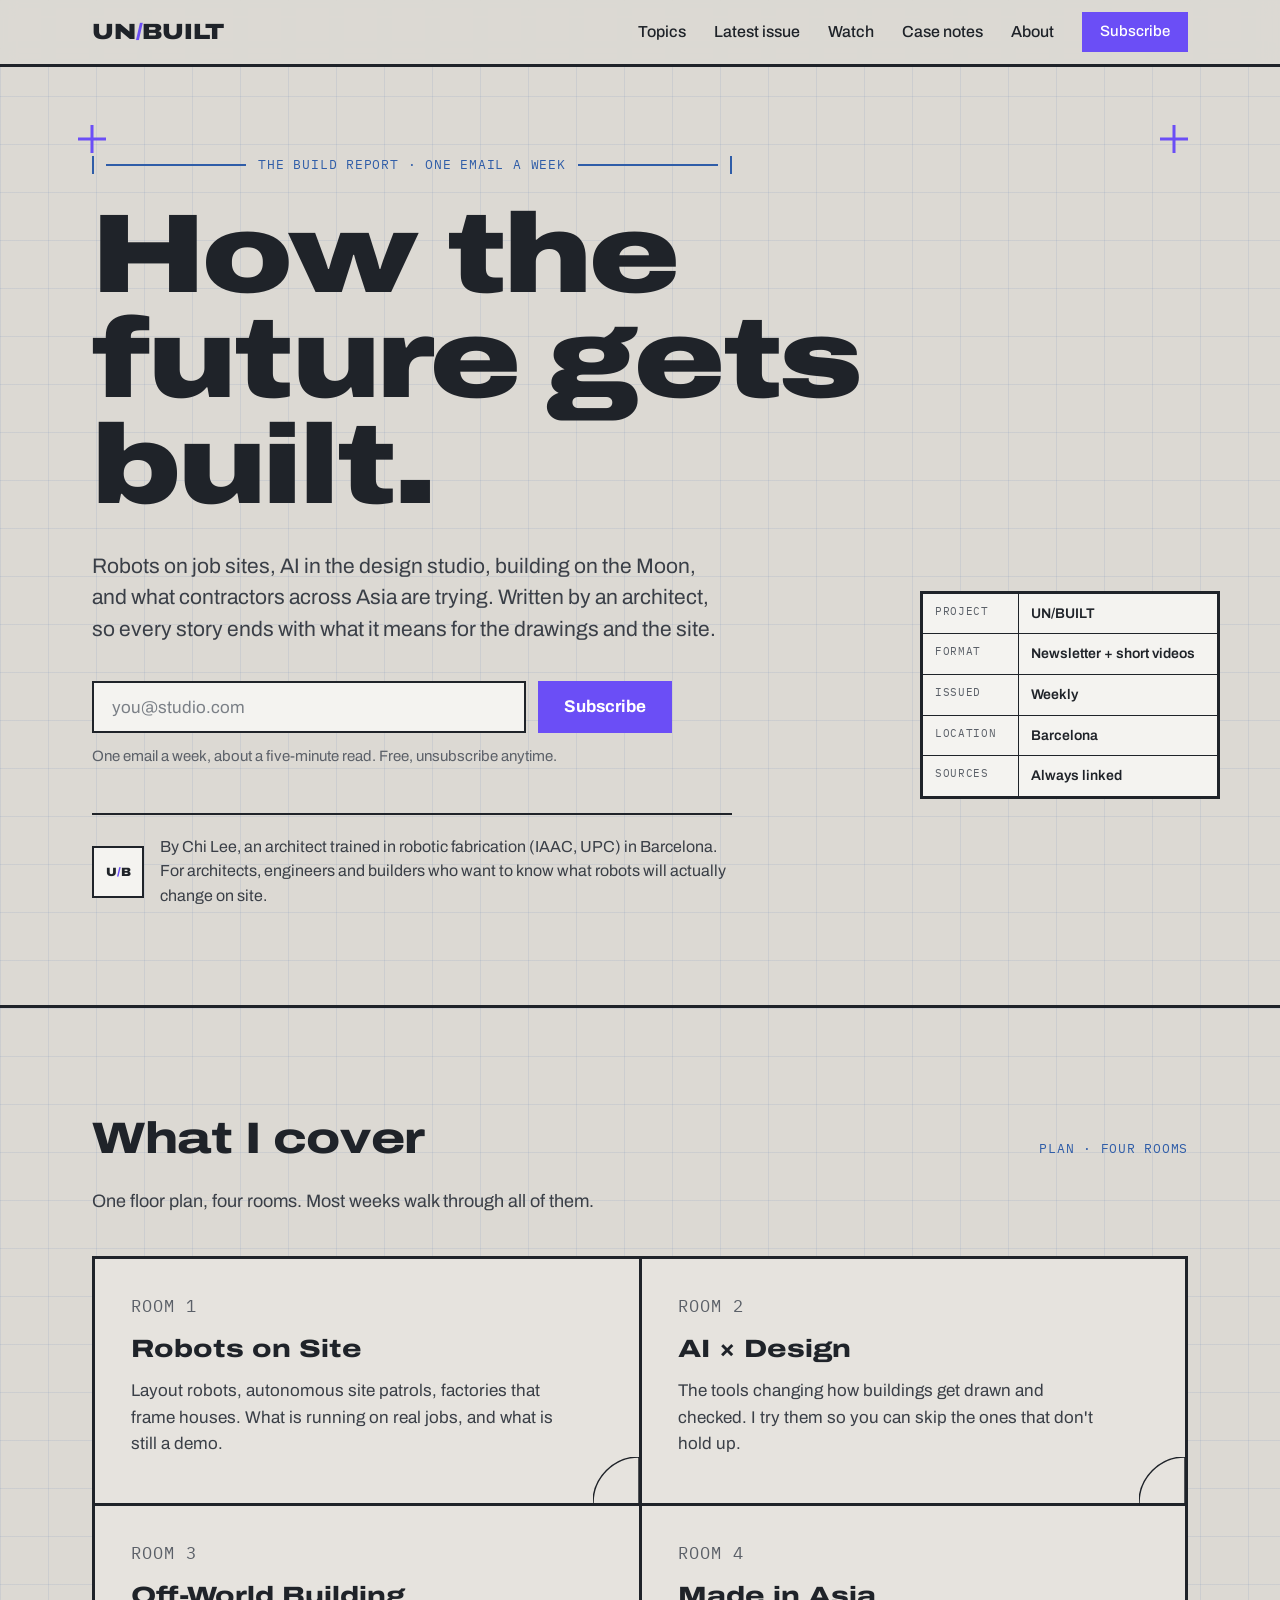
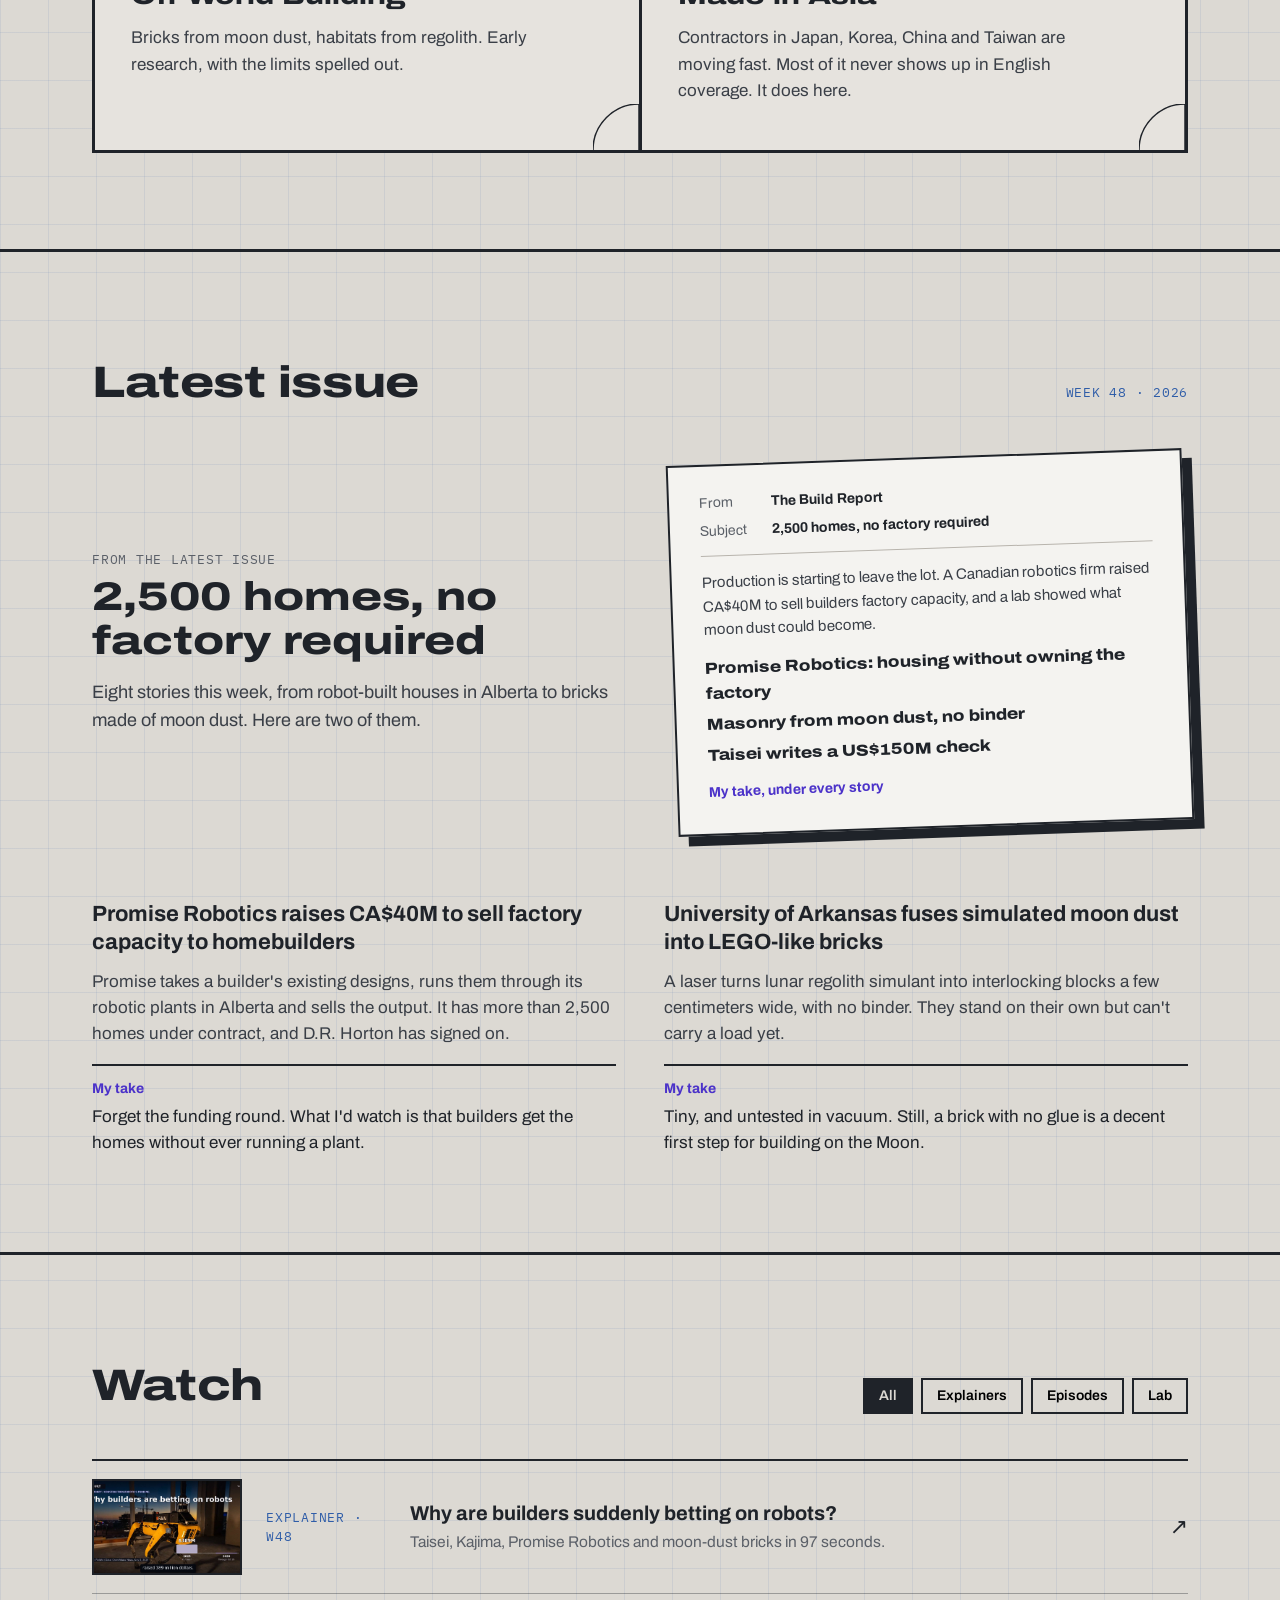
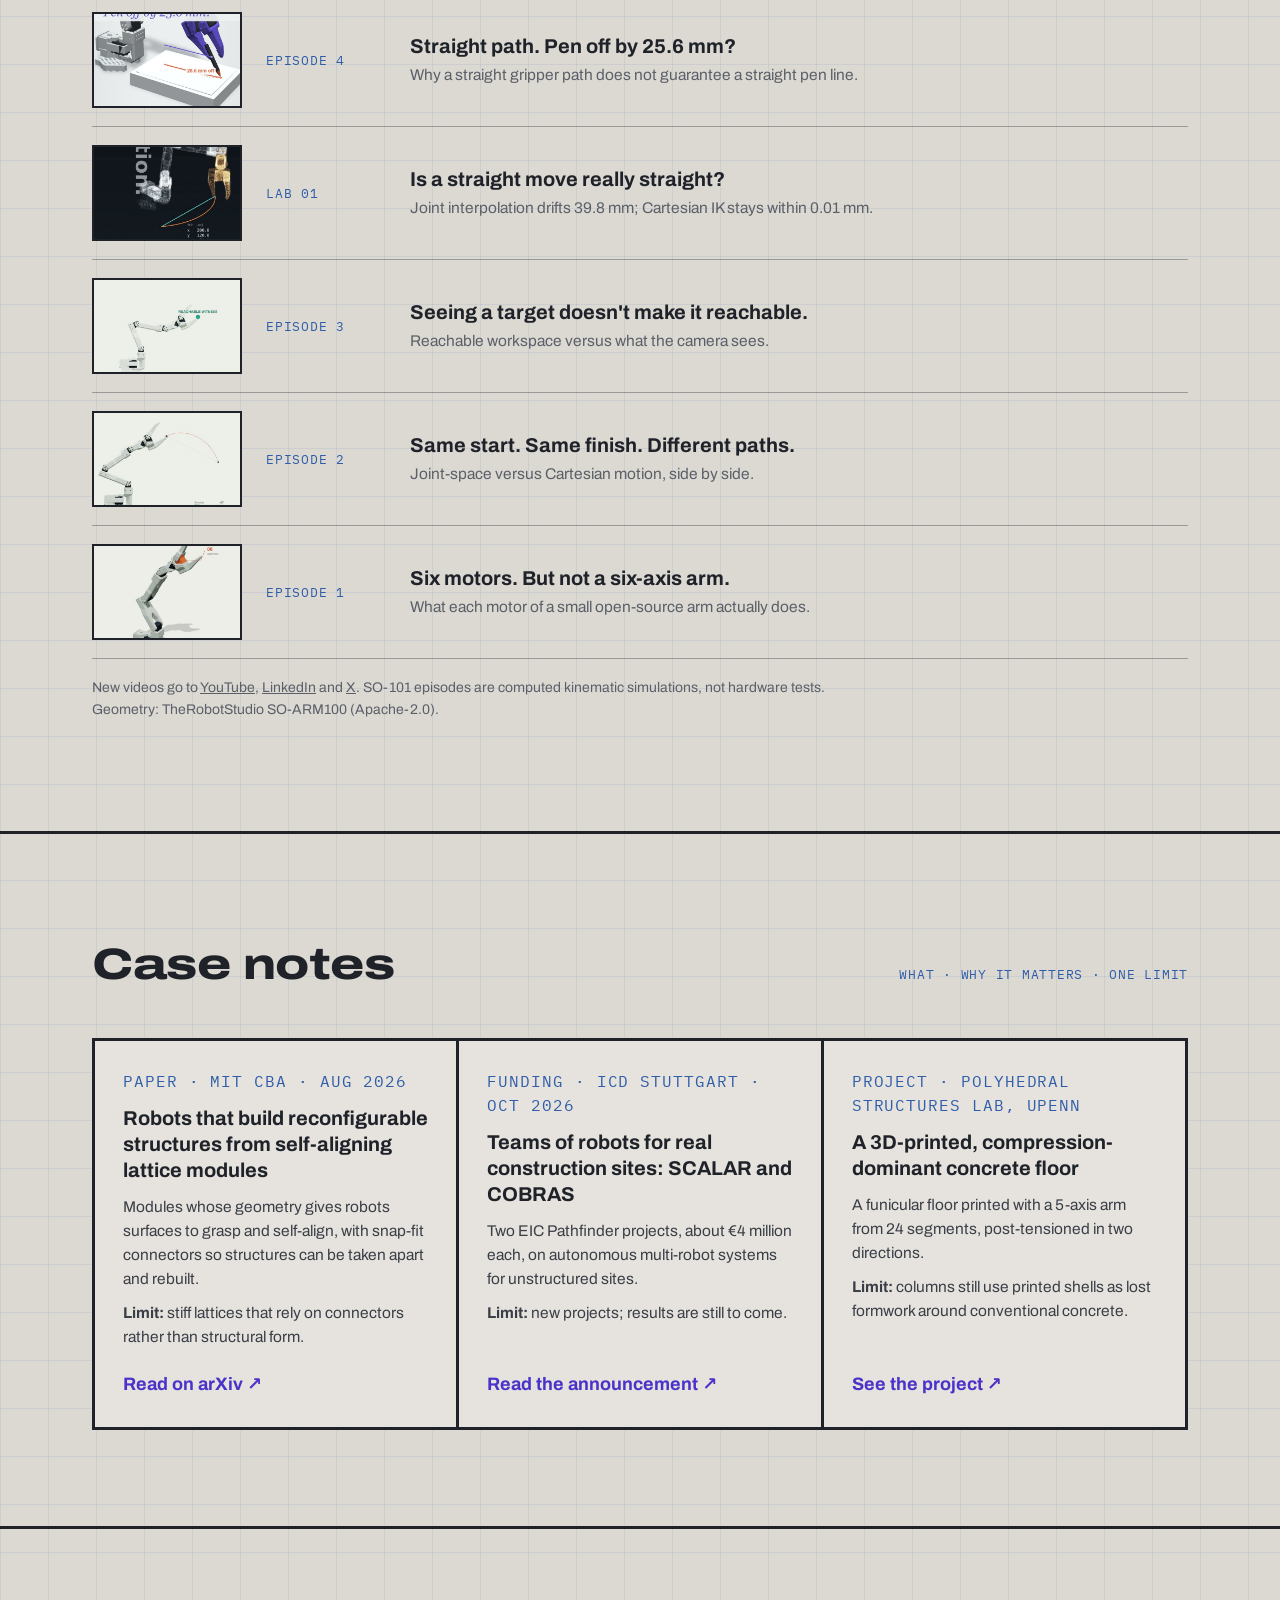
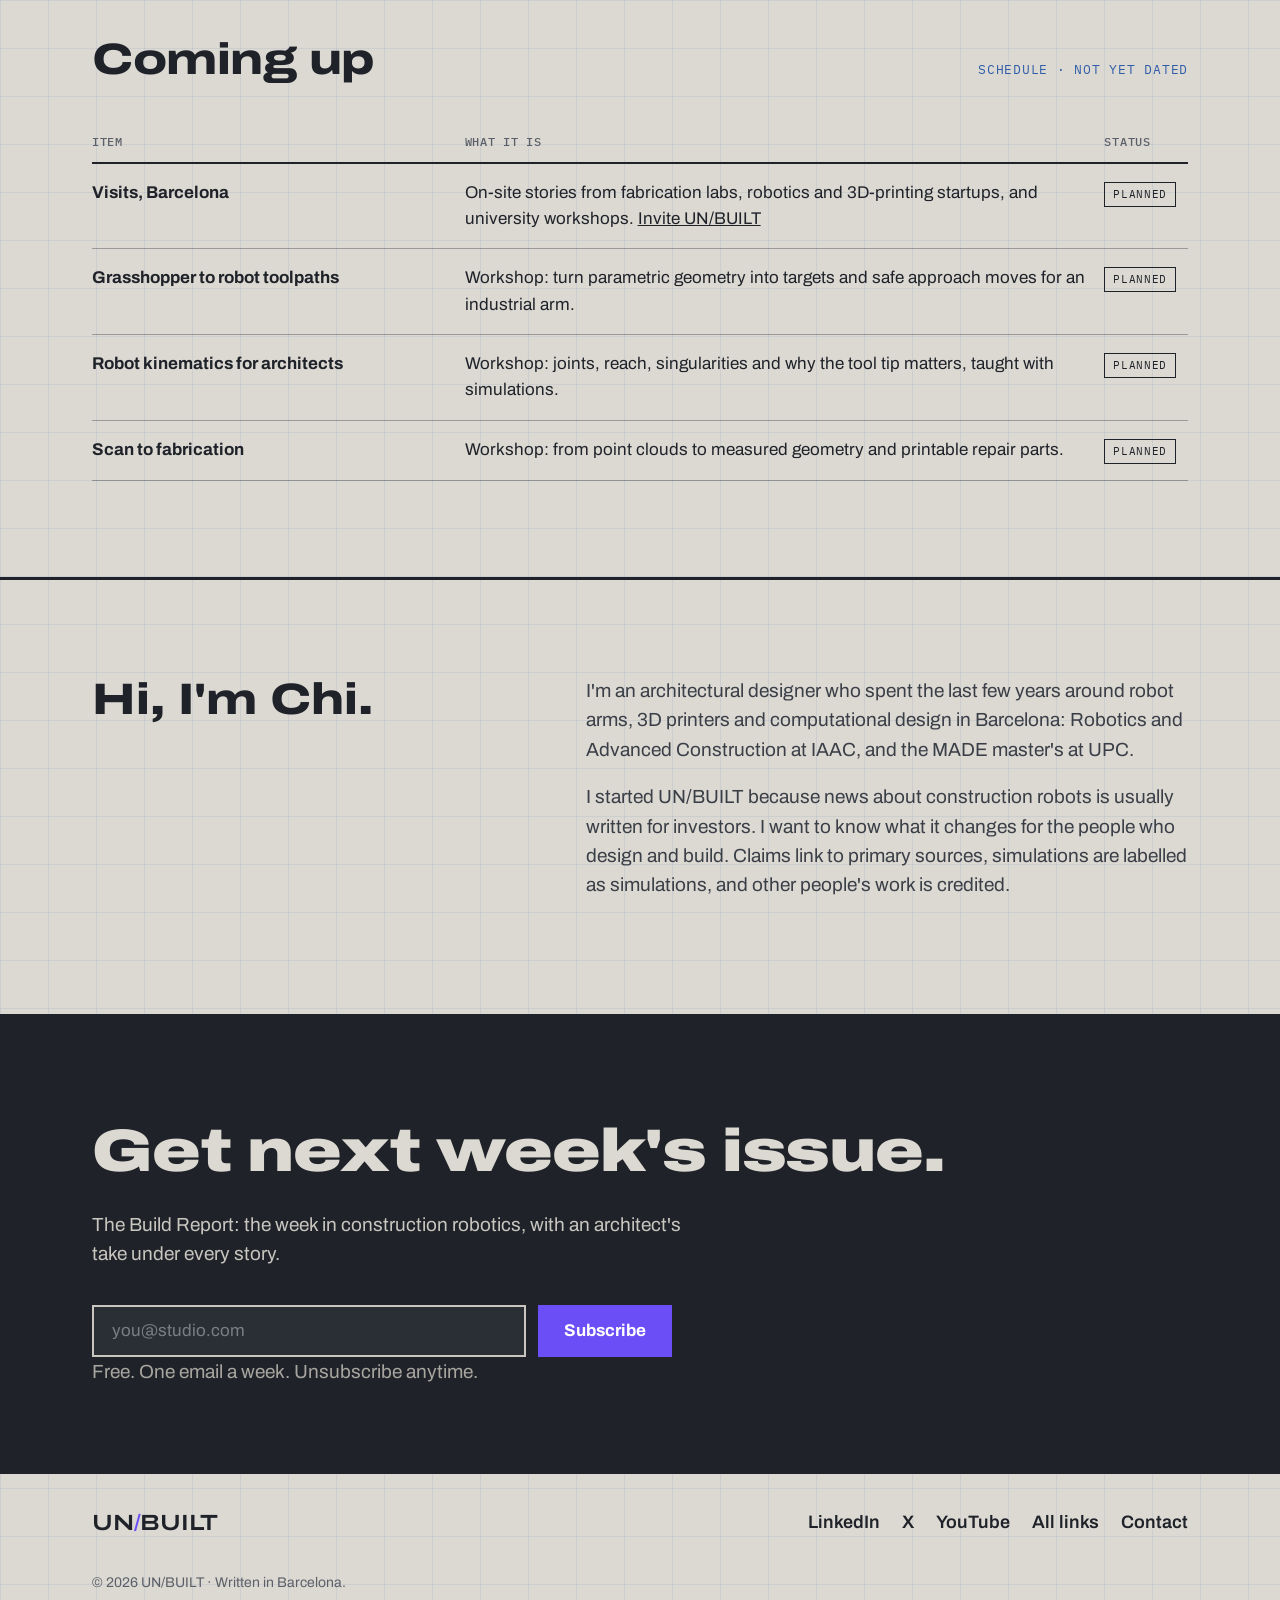
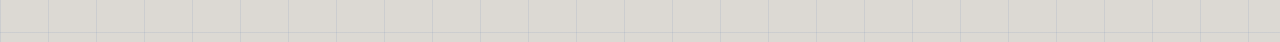
<file: index.html>
<!doctype html>
<html lang="en">
<head>
<meta charset="utf-8">
<meta name="viewport" content="width=device-width, initial-scale=1">
<title>UN/BUILT — How the future gets built</title>
<meta name="description" content="UN/BUILT and The Build Report: robots on site, AI × design, off-world building and Asia's builders, explained by an architect. Sourced stories, no hype.">
<meta property="og:title" content="UN/BUILT — How the future gets built">
<meta property="og:description" content="Robots on site, AI × design, off-world building and Asia's builders, explained by an architect.">
<meta property="og:image" content="https://leeeeeeeeeerichileeeeeeeeee.github.io/unbuilt/img/ep04.jpg">
<link rel="icon" href="data:image/svg+xml,%3Csvg xmlns='http://www.w3.org/2000/svg' viewBox='0 0 64 64'%3E%3Crect width='64' height='64' fill='%231F2329'/%3E%3Cpath d='M38 10 L26 54' stroke='%236B4EF6' stroke-width='7'/%3E%3C/svg%3E">
<link rel="preconnect" href="https://fonts.googleapis.com">
<link rel="preconnect" href="https://fonts.gstatic.com" crossorigin>
<link href="https://fonts.googleapis.com/css2?family=Archivo:wdth,wght@62..125,400..900&family=IBM+Plex+Mono:wght@400;500&display=swap" rel="stylesheet">
<style>
:root{
  --paper:#DCD9D3; --paper-2:#E6E3DE; --card:#F4F3F0; --ink:#1F2329; --ink-2:#3A3F47; --mute:#5B6068;
  --blue:#2F5DA8; --accent:#6B4EF6; --accent-ink:#4B32C9; --line:3px;
  --mono:'IBM Plex Mono',ui-monospace,monospace;
}
*{box-sizing:border-box}
html{scroll-behavior:smooth;scroll-padding-top:72px}
body{margin:0;background:var(--paper);color:var(--ink);font-family:'Archivo',system-ui,sans-serif;font-size:18px;line-height:1.55;-webkit-font-smoothing:antialiased}
a{color:inherit}
img,video{display:block;max-width:100%}
.grid-bg{background-image:linear-gradient(rgba(47,93,168,.09) 1px,transparent 1px),linear-gradient(90deg,rgba(47,93,168,.09) 1px,transparent 1px);background-size:48px 48px}
.wrap{max-width:1160px;margin:0 auto;padding:0 32px}
.wide{font-stretch:125%}
.mono{font-family:var(--mono);font-size:12.5px;letter-spacing:.06em;text-transform:uppercase}
.sr{position:absolute;width:1px;height:1px;overflow:hidden;clip:rect(0 0 0 0);white-space:nowrap}
:focus-visible{outline:3px solid var(--blue);outline-offset:3px}

/* nav */
.nav{position:sticky;top:0;z-index:20;background:rgba(220,217,211,.92);backdrop-filter:blur(8px);border-bottom:var(--line) solid var(--ink)}
.nav .wrap{display:flex;align-items:center;justify-content:space-between;height:64px;gap:24px}
.logo{font-weight:900;font-size:22px;letter-spacing:-.01em;text-decoration:none;font-stretch:125%}
.logo span{color:var(--accent)}
.nav ul{display:flex;gap:28px;list-style:none;margin:0;padding:0;align-items:center}
.nav ul a{text-decoration:none;font-size:16px;font-weight:500}
.nav ul a:hover{color:var(--accent-ink)}
.btn{display:inline-flex;align-items:center;justify-content:center;height:52px;padding:0 26px;border:0;border-radius:0;background:var(--accent);color:#fff;font:inherit;font-weight:700;font-size:17px;cursor:pointer;text-decoration:none;transition:background .15s,transform .15s}
.btn:hover{background:var(--accent-ink)}
.btn:active{transform:translateY(1px)}
.btn.sm{height:40px;padding:0 18px;font-size:15px}
.menu{display:none;background:none;border:2px solid var(--ink);height:40px;padding:0 14px;font:inherit;font-weight:600;cursor:pointer}

/* hero */
.hero{position:relative;padding:88px 0 96px}
.cross{position:absolute;width:28px;height:28px}
.cross path{stroke:var(--accent);stroke-width:3}
.dim{display:flex;align-items:center;gap:12px;max-width:640px;margin-bottom:28px;color:var(--blue)}
.dim i{display:block;background:var(--blue)}
.dim .t{width:2px;height:18px}.dim .l{flex:1;height:2px}
.dim span{font-family:var(--mono);font-size:13px;letter-spacing:.06em;text-transform:uppercase;white-space:nowrap}
h1{margin:0;font-size:clamp(52px,9vw,112px);line-height:.94;font-weight:900;letter-spacing:-.025em;font-stretch:125%;max-width:1000px}
.lead{margin:32px 0 0;font-size:21px;line-height:1.5;max-width:640px;color:var(--ink-2)}
.signup{display:flex;flex-wrap:wrap;gap:12px;max-width:580px;margin-top:36px}
.signup input{flex:1 1 260px;min-width:0;height:52px;border:2px solid var(--ink);background:var(--card);padding:0 18px;font:inherit;font-size:17px;color:var(--ink);border-radius:0}
.signup input::placeholder{color:#7A7F86}
.note{margin:12px 0 0;font-size:15px;color:var(--mute)}
.byline{display:flex;gap:16px;align-items:center;margin-top:44px;padding-top:20px;border-top:2px solid var(--ink);max-width:640px}
.byline .stamp{flex:0 0 52px;height:52px;border:2px solid var(--ink);display:flex;align-items:center;justify-content:center;font-weight:900;font-size:12px;font-stretch:110%;white-space:nowrap;background:var(--card)}
.byline .stamp span{color:var(--accent)}
.byline p{margin:0;font-size:16px;color:var(--ink-2)}

/* title block (drawing-sheet style) */
.titleblock{position:absolute;right:0;bottom:96px;width:300px;border:var(--line) solid var(--ink);background:var(--card);font-size:14px}
.titleblock div{display:grid;grid-template-columns:96px 1fr;border-bottom:1px solid var(--ink)}
.titleblock div:last-child{border-bottom:0}
.titleblock dt,.titleblock dd{margin:0;padding:9px 12px}
.titleblock dt{font-family:var(--mono);font-size:11px;letter-spacing:.06em;text-transform:uppercase;color:var(--mute);border-right:1px solid var(--ink)}
.titleblock dd{font-weight:600}

/* sections */
section.block{padding:96px 0;border-top:var(--line) solid var(--ink)}
.sheet{display:flex;justify-content:space-between;align-items:baseline;gap:16px;margin-bottom:40px;flex-wrap:wrap}
.sheet h2{margin:0;font-size:clamp(32px,4vw,44px);font-weight:800;letter-spacing:-.01em;font-stretch:125%}
.sheet .mono{color:var(--blue)}
.sub{margin:-24px 0 40px;font-size:18px;color:var(--ink-2);max-width:620px}

/* rooms = floor plan */
.rooms{display:grid;grid-template-columns:repeat(2,minmax(0,1fr));border-top:var(--line) solid var(--ink);border-left:var(--line) solid var(--ink);background:var(--paper-2)}
.room{position:relative;border-right:var(--line) solid var(--ink);border-bottom:var(--line) solid var(--ink);padding:34px 36px 46px;min-height:210px;transition:background .2s}
.room:hover{background:var(--card)}
.room .door{position:absolute;right:0;bottom:0}
.room .tag{color:var(--mute);margin-bottom:10px}
.room h3{margin:0 0 10px;font-size:25px;font-weight:800;font-stretch:125%}
.room p{margin:0;font-size:17px;color:var(--ink-2);max-width:430px}

/* latest issue */
.issue{display:grid;grid-template-columns:1fr 1fr;gap:64px;align-items:center;margin-bottom:72px}
.issue h3{margin:6px 0 16px;font-size:clamp(28px,3.4vw,40px);line-height:1.1;font-weight:800;font-stretch:125%}
.mock{background:var(--card);border:2px solid var(--ink);box-shadow:10px 10px 0 var(--ink);transform:rotate(-2deg);padding:26px 30px 30px;transition:transform .3s}
.mock:hover{transform:rotate(0)}
.mock .hd{display:grid;grid-template-columns:72px 1fr;row-gap:6px;font-size:14px;color:var(--mute);padding-bottom:14px;border-bottom:1px solid #B8B4AD}
.mock .hd b{color:var(--ink)}
.mock p{font-size:15px;color:var(--ink-2)}
.mock h4{margin:0 0 6px;font-size:16px;font-weight:800;font-stretch:115%}
.mock .take{color:var(--accent-ink);font-weight:700;font-size:14px;margin:14px 0 0}
.stories{display:grid;grid-template-columns:1fr 1fr;gap:48px}
.story h4{margin:0 0 12px;font-size:22px;line-height:1.3;font-weight:700}
.story p{margin:0 0 16px;color:var(--ink-2);font-size:17px}
.story .my{padding-top:12px;border-top:2px solid var(--ink)}
.story .my b{display:block;color:var(--accent-ink);font-size:14px;margin-bottom:4px}
.story .my p{color:var(--ink);margin:0}

/* index list (watch + notes) */
.index{border-top:2px solid var(--ink)}
.row{display:grid;grid-template-columns:150px 120px 1fr 32px;gap:24px;align-items:center;padding:18px 0;border-bottom:1px solid rgba(31,35,41,.35);text-decoration:none;transition:background .15s,padding .15s}
a.row:hover{background:var(--card);padding-left:12px;padding-right:12px}
.row img{width:150px;height:96px;object-fit:cover;border:2px solid var(--ink);background:var(--card)}
.row .kind{color:var(--blue)}
.row h4{margin:0 0 4px;font-size:20px;font-weight:700;line-height:1.3}
.row p{margin:0;font-size:15.5px;color:var(--mute)}
.row .arr{font-size:22px;text-align:right}
.row.soon{opacity:.75}
.fine{font-size:14px;color:var(--mute);margin-top:18px;max-width:760px}
.filters{display:flex;gap:8px;flex-wrap:wrap}
.filters button{height:36px;padding:0 14px;border:2px solid var(--ink);background:transparent;font:inherit;font-size:14px;font-weight:600;cursor:pointer;border-radius:0}
.filters button[aria-pressed="true"]{background:var(--ink);color:var(--paper)}
.hide{display:none}

/* notes */
.notes{display:grid;grid-template-columns:repeat(3,minmax(0,1fr));gap:0;border-top:var(--line) solid var(--ink);border-left:var(--line) solid var(--ink)}
.n{border-right:var(--line) solid var(--ink);border-bottom:var(--line) solid var(--ink);padding:28px;display:flex;flex-direction:column;background:var(--paper-2)}
.n .meta{color:var(--blue);margin-bottom:12px}
.n h4{margin:0 0 12px;font-size:20px;line-height:1.3;font-weight:700}
.n p{margin:0 0 10px;font-size:15.5px;color:var(--ink-2)}
.n a{margin-top:auto;padding-top:12px;font-weight:700;text-decoration:none;color:var(--accent-ink)}
.n a:hover{text-decoration:underline}

/* schedule */
.sched{width:100%;border-collapse:collapse;font-size:17px}
.sched th{text-align:left;font-family:var(--mono);font-size:12px;letter-spacing:.06em;text-transform:uppercase;color:var(--mute);font-weight:500;padding:0 0 10px;border-bottom:2px solid var(--ink)}
.sched td{padding:16px 12px 16px 0;border-bottom:1px solid rgba(31,35,41,.35);vertical-align:top}
.sched td:first-child{font-weight:700;width:34%}
.badge{display:inline-block;font-family:var(--mono);font-size:11px;letter-spacing:.06em;text-transform:uppercase;border:1.5px solid var(--ink);padding:3px 8px}

/* about + join */
.about{display:grid;grid-template-columns:1fr 1.4fr;gap:64px;align-items:start}
.about h2{margin:0;font-size:clamp(32px,4vw,44px);line-height:1.08;font-weight:800;font-stretch:125%}
.about p{margin:0 0 18px;font-size:19px;color:var(--ink-2)}
.join{background:var(--ink);color:var(--paper);padding:88px 0;border-top:var(--line) solid var(--ink)}
.join h2{margin:0 0 12px;font-size:clamp(36px,5vw,60px);font-weight:900;letter-spacing:-.02em;font-stretch:125%}
.join p{margin:0;color:#C9C6C0;font-size:19px;max-width:620px}
.join .signup input{background:#2A2F36;border-color:#C9C6C0;color:#fff}
.join .note{color:#A9A6A0}
.foot{padding:32px 0 48px}
.foot .wrap{display:flex;justify-content:space-between;gap:24px;flex-wrap:wrap;align-items:center}
.foot nav{display:flex;gap:22px;flex-wrap:wrap}
.foot a{text-decoration:none;font-weight:600}
.foot a:hover{color:var(--accent-ink)}

@media (max-width:980px){.titleblock{position:static;margin-top:48px;width:100%;max-width:420px}.notes{grid-template-columns:1fr}}
@media (max-width:760px){
  body{font-size:17px}.wrap{padding:0 20px}
  .nav ul{display:none;position:absolute;top:64px;left:0;right:0;flex-direction:column;align-items:flex-start;gap:0;background:var(--paper);border-bottom:var(--line) solid var(--ink);padding:8px 20px 16px}
  .nav ul.open{display:flex}.nav ul li{width:100%}.nav ul a{display:block;padding:12px 0;font-size:18px}
  .menu{display:inline-block}
  .signup .btn{flex:1 1 100%}
  .hero{padding:56px 0 64px}.cross{display:none}
  .rooms,.issue,.stories,.about{grid-template-columns:1fr}.issue{gap:40px}.mock{transform:none}
  .row{grid-template-columns:96px 1fr;gap:14px}.row img{width:96px;height:72px}.row .kind{grid-column:2;order:-1;margin-bottom:-10px}.row .arr{display:none}
  section.block{padding:64px 0}
  .sched td:first-child{width:auto}
}
@media (prefers-reduced-motion:no-preference){.cross{animation:pop .9s ease-out both}@keyframes pop{from{opacity:0;transform:scale(.5)}to{opacity:1;transform:none}}}
</style>
</head>
<body class="grid-bg">

<header class="nav">
  <div class="wrap">
    <a class="logo" href="#top" aria-label="UN/BUILT home">UN<span>/</span>BUILT</a>
    <button class="menu" aria-expanded="false" aria-controls="navlist">Menu</button>
    <ul id="navlist">
      <li><a href="#cover">Topics</a></li>
      <li><a href="#latest">Latest issue</a></li>
      <li><a href="#watch">Watch</a></li>
      <li><a href="#notes">Case notes</a></li>
      <li><a href="#about">About</a></li>
      <li><a class="btn sm" href="#join">Subscribe</a></li>
    </ul>
  </div>
</header>

<main id="top">
<section class="hero">
  <div class="wrap" style="position:relative">
    <svg class="cross" aria-hidden="true" viewBox="0 0 28 28" style="left:18px;top:-30px"><path d="M14 0v28M0 14h28"/></svg>
    <svg class="cross" aria-hidden="true" viewBox="0 0 28 28" style="right:32px;top:-30px"><path d="M14 0v28M0 14h28"/></svg>
    <div class="dim" aria-hidden="true"><i class="t"></i><i class="l"></i><span>The Build Report · one email a week</span><i class="l"></i><i class="t"></i></div>
    <h1>How the future gets built.</h1>
    <p class="lead">Robots on job sites, AI in the design studio, building on the Moon, and what contractors across Asia are trying. Written by an architect, so every story ends with what it means for the drawings and the site.</p>
    <form class="signup" action="https://rs-newsletter-a33182.beehiiv.com/subscribe" method="get">
      <label class="sr" for="em-top">Email address</label>
      <input id="em-top" type="email" name="email" placeholder="you@studio.com" autocomplete="email" required>
      <button class="btn" type="submit">Subscribe</button>
    </form>
    <p class="note">One email a week, about a five-minute read. Free, unsubscribe anytime.</p>
    <div class="byline">
      <div class="stamp" aria-hidden="true">U<span>/</span>B</div>
      <p>By Chi Lee, an architect trained in robotic fabrication (IAAC, UPC) in Barcelona. For architects, engineers and builders who want to know what robots will actually change on site.</p>
    </div>
    <dl class="titleblock" aria-label="Project details">
      <div><dt>Project</dt><dd>UN/BUILT</dd></div>
      <div><dt>Format</dt><dd>Newsletter + short videos</dd></div>
      <div><dt>Issued</dt><dd>Weekly</dd></div>
      <div><dt>Location</dt><dd>Barcelona</dd></div>
      <div><dt>Sources</dt><dd>Always linked</dd></div>
    </dl>
  </div>
</section>

<section id="cover" class="block">
  <div class="wrap">
    <div class="sheet"><h2>What I cover</h2><span class="mono">Plan · four rooms</span></div>
    <p class="sub">One floor plan, four rooms. Most weeks walk through all of them.</p>
    <div class="rooms">
      <div class="room"><svg class="door" aria-hidden="true" width="46" height="46" viewBox="0 0 46 46"><path d="M46 0A46 46 0 0 0 0 46" fill="none" stroke="#1F2329" stroke-width="1.5"/><path d="M46 0V46" stroke="#1F2329" stroke-width="1.5"/></svg><p class="mono tag">Room 1</p><h3>Robots on Site</h3><p>Layout robots, autonomous site patrols, factories that frame houses. What is running on real jobs, and what is still a demo.</p></div>
      <div class="room"><svg class="door" aria-hidden="true" width="46" height="46" viewBox="0 0 46 46"><path d="M46 0A46 46 0 0 0 0 46" fill="none" stroke="#1F2329" stroke-width="1.5"/><path d="M46 0V46" stroke="#1F2329" stroke-width="1.5"/></svg><p class="mono tag">Room 2</p><h3>AI × Design</h3><p>The tools changing how buildings get drawn and checked. I try them so you can skip the ones that don't hold up.</p></div>
      <div class="room"><svg class="door" aria-hidden="true" width="46" height="46" viewBox="0 0 46 46"><path d="M46 0A46 46 0 0 0 0 46" fill="none" stroke="#1F2329" stroke-width="1.5"/><path d="M46 0V46" stroke="#1F2329" stroke-width="1.5"/></svg><p class="mono tag">Room 3</p><h3>Off-World Building</h3><p>Bricks from moon dust, habitats from regolith. Early research, with the limits spelled out.</p></div>
      <div class="room"><svg class="door" aria-hidden="true" width="46" height="46" viewBox="0 0 46 46"><path d="M46 0A46 46 0 0 0 0 46" fill="none" stroke="#1F2329" stroke-width="1.5"/><path d="M46 0V46" stroke="#1F2329" stroke-width="1.5"/></svg><p class="mono tag">Room 4</p><h3>Made in Asia</h3><p>Contractors in Japan, Korea, China and Taiwan are moving fast. Most of it never shows up in English coverage. It does here.</p></div>
    </div>
  </div>
</section>

<section id="latest" class="block">
  <div class="wrap">
    <div class="sheet"><h2>Latest issue</h2><span class="mono">Week 48 · 2026</span></div>
    <div class="issue">
      <div>
        <p class="mono" style="color:var(--mute);margin:0">From the latest issue</p>
        <h3>2,500 homes, no factory required</h3>
        <p style="margin:0;color:var(--ink-2)">Eight stories this week, from robot-built houses in Alberta to bricks made of moon dust. Here are two of them.</p>
      </div>
      <div class="mock" role="img" aria-label="Preview of the week 48 email">
        <div class="hd"><span>From</span><b>The Build Report</b><span>Subject</span><b>2,500 homes, no factory required</b></div>
        <p>Production is starting to leave the lot. A Canadian robotics firm raised CA$40M to sell builders factory capacity, and a lab showed what moon dust could become.</p>
        <h4>Promise Robotics: housing without owning the factory</h4>
        <h4>Masonry from moon dust, no binder</h4>
        <h4>Taisei writes a US$150M check</h4>
        <p class="take">My take, under every story</p>
      </div>
    </div>
    <div class="stories">
      <article class="story">
        <h4>Promise Robotics raises CA$40M to sell factory capacity to homebuilders</h4>
        <p>Promise takes a builder's existing designs, runs them through its robotic plants in Alberta and sells the output. It has more than 2,500 homes under contract, and D.R. Horton has signed on.</p>
        <div class="my"><b>My take</b><p>Forget the funding round. What I'd watch is that builders get the homes without ever running a plant.</p></div>
      </article>
      <article class="story">
        <h4>University of Arkansas fuses simulated moon dust into LEGO-like bricks</h4>
        <p>A laser turns lunar regolith simulant into interlocking blocks a few centimeters wide, with no binder. They stand on their own but can't carry a load yet.</p>
        <div class="my"><b>My take</b><p>Tiny, and untested in vacuum. Still, a brick with no glue is a decent first step for building on the Moon.</p></div>
      </article>
    </div>
  </div>
</section>

<section id="watch" class="block">
  <div class="wrap">
    <div class="sheet"><h2>Watch</h2>
      <div class="filters" role="group" aria-label="Filter videos">
        <button aria-pressed="true" data-f="all">All</button><button aria-pressed="false" data-f="ex">Explainers</button><button aria-pressed="false" data-f="ep">Episodes</button><button aria-pressed="false" data-f="lab">Lab</button>
      </div>
    </div>
    <div class="index">
      <a class="row" data-k="ex" href="https://x.com/leeeecu/status/2124919397554811385" target="_blank" rel="noopener"><img src="img/w48.jpg" alt="W48 explainer frame: FieldAI robot dog on a construction site" loading="lazy"><span class="mono kind">Explainer · W48</span><div><h4>Why are builders suddenly betting on robots?</h4><p>Taisei, Kajima, Promise Robotics and moon-dust bricks in 97 seconds.</p></div><span class="arr" aria-hidden="true">↗</span></a>
      <div class="row" data-k="ep"><img src="img/ep04.jpg" alt="Ep 4 cover: robot arm holding a pen above a board" loading="lazy"><span class="mono kind">Episode 4</span><div><h4>Straight path. Pen off by 25.6 mm?</h4><p>Why a straight gripper path does not guarantee a straight pen line.</p></div><span></span></div>
      <div class="row" data-k="lab"><img src="img/lab01.jpg" alt="LAB/01: point-cloud arm with two paths" loading="lazy"><span class="mono kind">Lab 01</span><div><h4>Is a straight move really straight?</h4><p>Joint interpolation drifts 39.8 mm; Cartesian IK stays within 0.01 mm.</p></div><span></span></div>
      <div class="row" data-k="ep"><img src="img/ep03.jpg" alt="Ep 3: arm reaching a target point" loading="lazy"><span class="mono kind">Episode 3</span><div><h4>Seeing a target doesn't make it reachable.</h4><p>Reachable workspace versus what the camera sees.</p></div><span></span></div>
      <div class="row" data-k="ep"><img src="img/ep02.jpg" alt="Ep 2: two gripper paths compared" loading="lazy"><span class="mono kind">Episode 2</span><div><h4>Same start. Same finish. Different paths.</h4><p>Joint-space versus Cartesian motion, side by side.</p></div><span></span></div>
      <div class="row" data-k="ep"><img src="img/ep01.jpg" alt="Ep 1: SO-101 robot arm" loading="lazy"><span class="mono kind">Episode 1</span><div><h4>Six motors. But not a six-axis arm.</h4><p>What each motor of a small open-source arm actually does.</p></div><span></span></div>
    </div>
    <p class="fine">New videos go to <a href="https://www.youtube.com/@unbuilt.robotics" target="_blank" rel="noopener">YouTube</a>, <a href="https://www.linkedin.com/company/unbuilt-media/" target="_blank" rel="noopener">LinkedIn</a> and <a href="https://x.com/leeeecu" target="_blank" rel="noopener">X</a>. SO-101 episodes are computed kinematic simulations, not hardware tests. Geometry: TheRobotStudio SO-ARM100 (Apache-2.0).</p>
  </div>
</section>

<section id="notes" class="block">
  <div class="wrap">
    <div class="sheet"><h2>Case notes</h2><span class="mono">What · why it matters · one limit</span></div>
    <div class="notes">
      <article class="n"><p class="mono meta">Paper · MIT CBA · Aug 2026</p><h4>Robots that build reconfigurable structures from self-aligning lattice modules</h4><p>Modules whose geometry gives robots surfaces to grasp and self-align, with snap-fit connectors so structures can be taken apart and rebuilt.</p><p><b>Limit:</b> stiff lattices that rely on connectors rather than structural form.</p><a href="https://arxiv.org/abs/2608.07576" target="_blank" rel="noopener">Read on arXiv ↗</a></article>
      <article class="n"><p class="mono meta">Funding · ICD Stuttgart · Oct 2026</p><h4>Teams of robots for real construction sites: SCALAR and COBRAS</h4><p>Two EIC Pathfinder projects, about €4 million each, on autonomous multi-robot systems for unstructured sites.</p><p><b>Limit:</b> new projects; results are still to come.</p><a href="https://www.intcdc.uni-stuttgart.de/news-events/news/detail/Robot-teams-for-construction-sites" target="_blank" rel="noopener">Read the announcement ↗</a></article>
      <article class="n"><p class="mono meta">Project · Polyhedral Structures Lab, UPenn</p><h4>A 3D-printed, compression-dominant concrete floor</h4><p>A funicular floor printed with a 5-axis arm from 24 segments, post-tensioned in two directions.</p><p><b>Limit:</b> columns still use printed shells as lost formwork around conventional concrete.</p><a href="https://psl.design.upenn.edu/project/3d-printed-dual-banded-high-performance-concrete-floor" target="_blank" rel="noopener">See the project ↗</a></article>
    </div>
  </div>
</section>

<section id="next" class="block">
  <div class="wrap">
    <div class="sheet"><h2>Coming up</h2><span class="mono">Schedule · not yet dated</span></div>
    <table class="sched">
      <thead><tr><th>Item</th><th>What it is</th><th>Status</th></tr></thead>
      <tbody>
        <tr><td>Visits, Barcelona</td><td>On-site stories from fabrication labs, robotics and 3D-printing startups, and university workshops. <a href="mailto:unbuilt.hq@gmail.com?subject=UN%2FBUILT%20Visits">Invite UN/BUILT</a></td><td><span class="badge">Planned</span></td></tr>
        <tr><td>Grasshopper to robot toolpaths</td><td>Workshop: turn parametric geometry into targets and safe approach moves for an industrial arm.</td><td><span class="badge">Planned</span></td></tr>
        <tr><td>Robot kinematics for architects</td><td>Workshop: joints, reach, singularities and why the tool tip matters, taught with simulations.</td><td><span class="badge">Planned</span></td></tr>
        <tr><td>Scan to fabrication</td><td>Workshop: from point clouds to measured geometry and printable repair parts.</td><td><span class="badge">Planned</span></td></tr>
      </tbody>
    </table>
  </div>
</section>

<section id="about" class="block">
  <div class="wrap about">
    <h2>Hi, I'm Chi.</h2>
    <div>
      <p>I'm an architectural designer who spent the last few years around robot arms, 3D printers and computational design in Barcelona: Robotics and Advanced Construction at IAAC, and the MADE master's at UPC.</p>
      <p>I started UN/BUILT because news about construction robots is usually written for investors. I want to know what it changes for the people who design and build. Claims link to primary sources, simulations are labelled as simulations, and other people's work is credited.</p>
    </div>
  </div>
</section>
</main>

<section id="join" class="join">
  <div class="wrap">
    <h2>Get next week's issue.</h2>
    <p>The Build Report: the week in construction robotics, with an architect's take under every story.</p>
    <form class="signup" action="https://rs-newsletter-a33182.beehiiv.com/subscribe" method="get">
      <label class="sr" for="em-bottom">Email address</label>
      <input id="em-bottom" type="email" name="email" placeholder="you@studio.com" autocomplete="email" required>
      <button class="btn" type="submit">Subscribe</button>
    </form>
    <p class="note">Free. One email a week. Unsubscribe anytime.</p>
  </div>
</section>

<footer class="foot">
  <div class="wrap">
    <a class="logo" href="#top">UN<span>/</span>BUILT</a>
    <nav aria-label="Elsewhere">
      <a href="https://www.linkedin.com/company/unbuilt-media/" target="_blank" rel="noopener">LinkedIn</a>
      <a href="https://x.com/leeeecu" target="_blank" rel="noopener">X</a>
      <a href="https://www.youtube.com/@unbuilt.robotics" target="_blank" rel="noopener">YouTube</a>
      <a href="https://linktr.ee/unbuilt_hq" target="_blank" rel="noopener">All links</a>
      <a href="mailto:unbuilt.hq@gmail.com">Contact</a>
    </nav>
    <p class="fine" style="width:100%;margin:8px 0 0">© 2026 UN/BUILT · Written in Barcelona.</p>
  </div>
</footer>

<script>
const mb=document.querySelector('.menu'),nl=document.getElementById('navlist');
mb.addEventListener('click',()=>{const o=nl.classList.toggle('open');mb.setAttribute('aria-expanded',o)});
nl.querySelectorAll('a').forEach(a=>a.addEventListener('click',()=>{nl.classList.remove('open');mb.setAttribute('aria-expanded',false)}));
document.querySelectorAll('.filters button').forEach(b=>b.addEventListener('click',()=>{
  document.querySelectorAll('.filters button').forEach(x=>x.setAttribute('aria-pressed','false'));b.setAttribute('aria-pressed','true');
  const f=b.dataset.f;document.querySelectorAll('.index .row').forEach(r=>r.classList.toggle('hide',f!=='all'&&r.dataset.k!==f));
}));
</script>
</body>
</html>
</file>
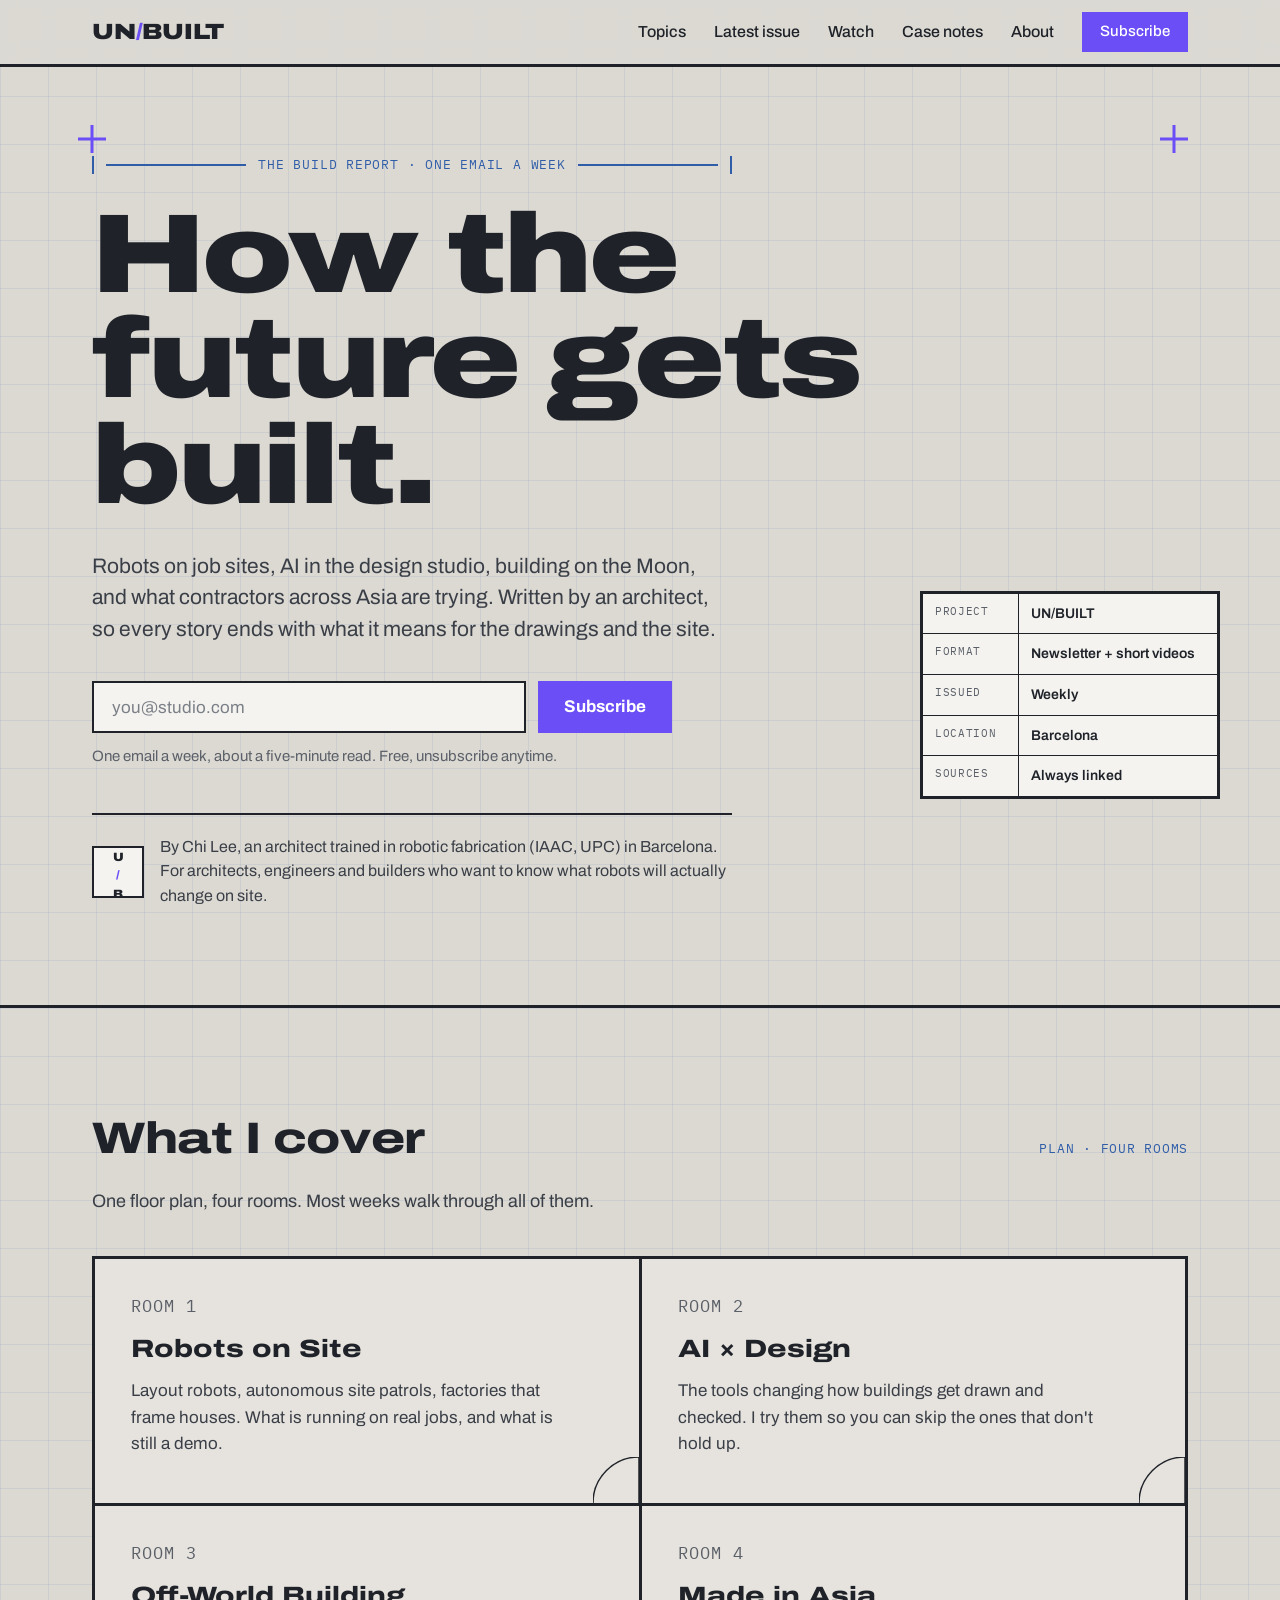
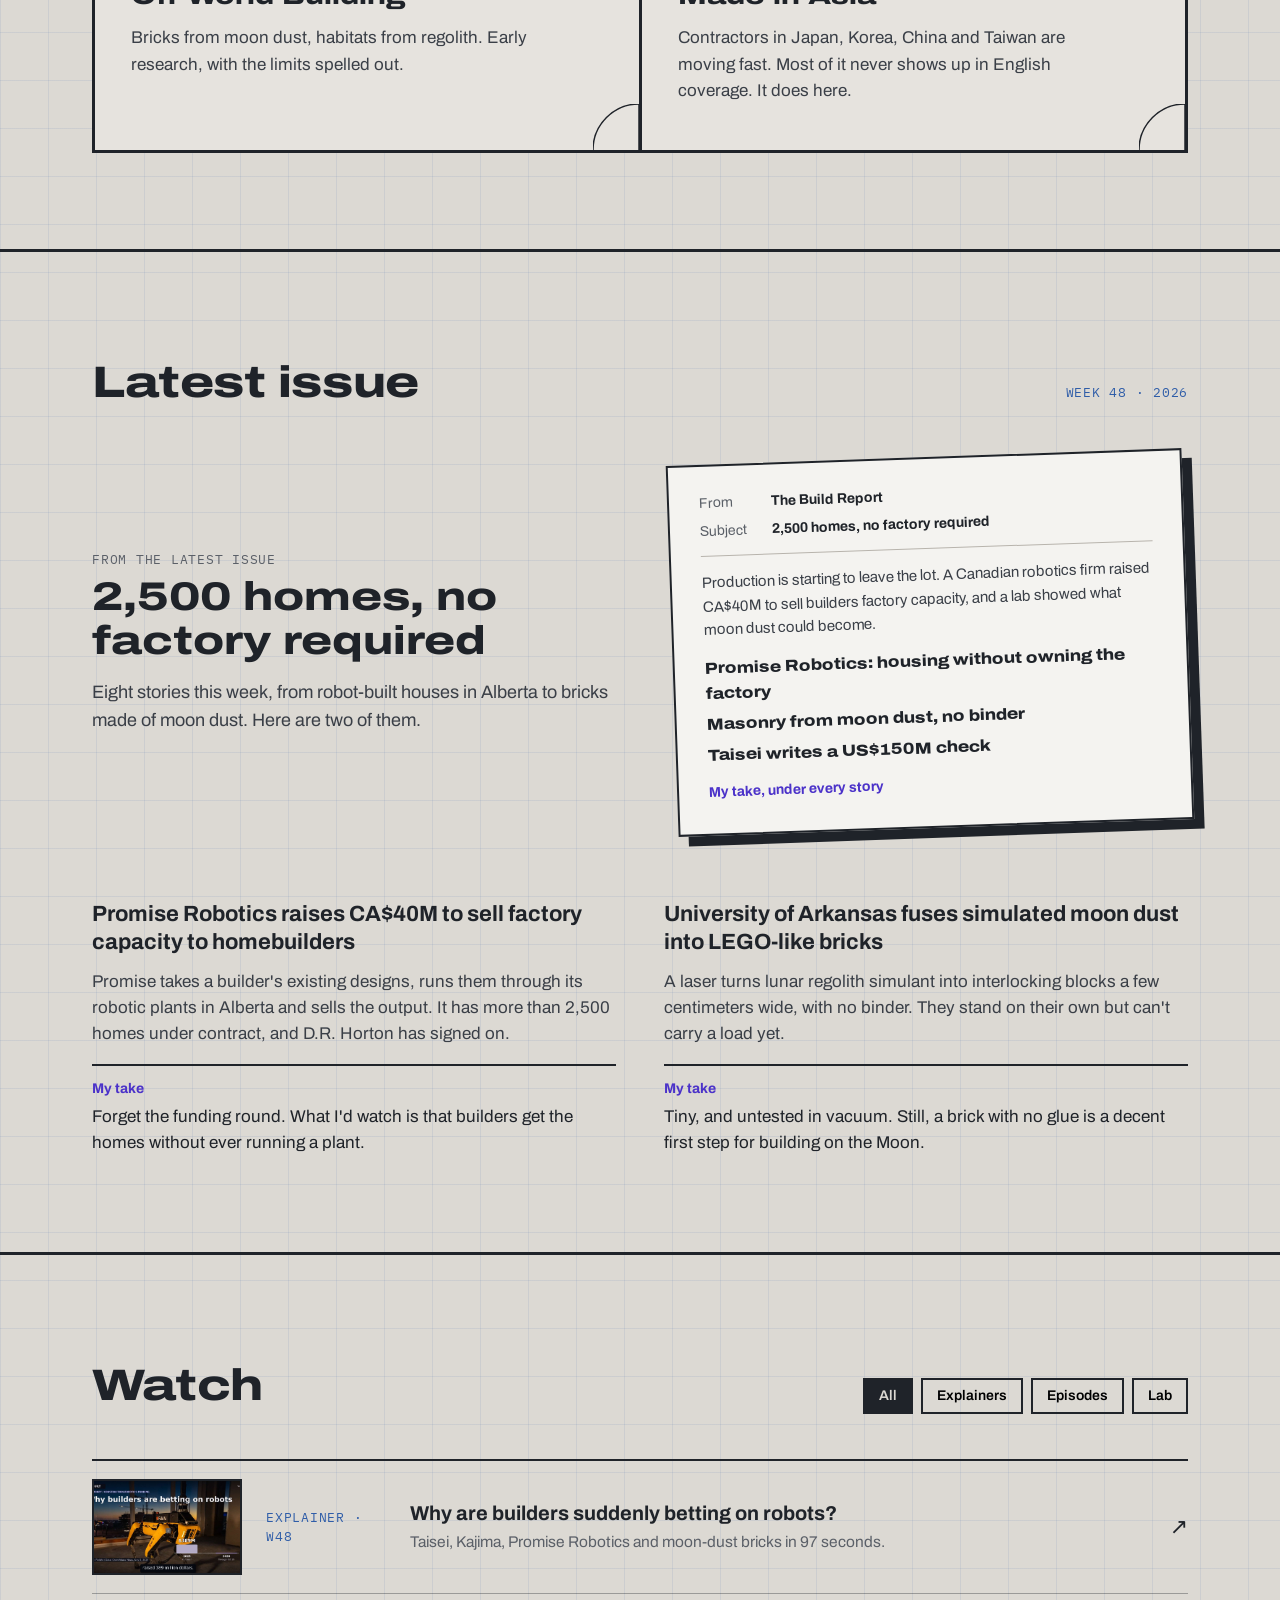
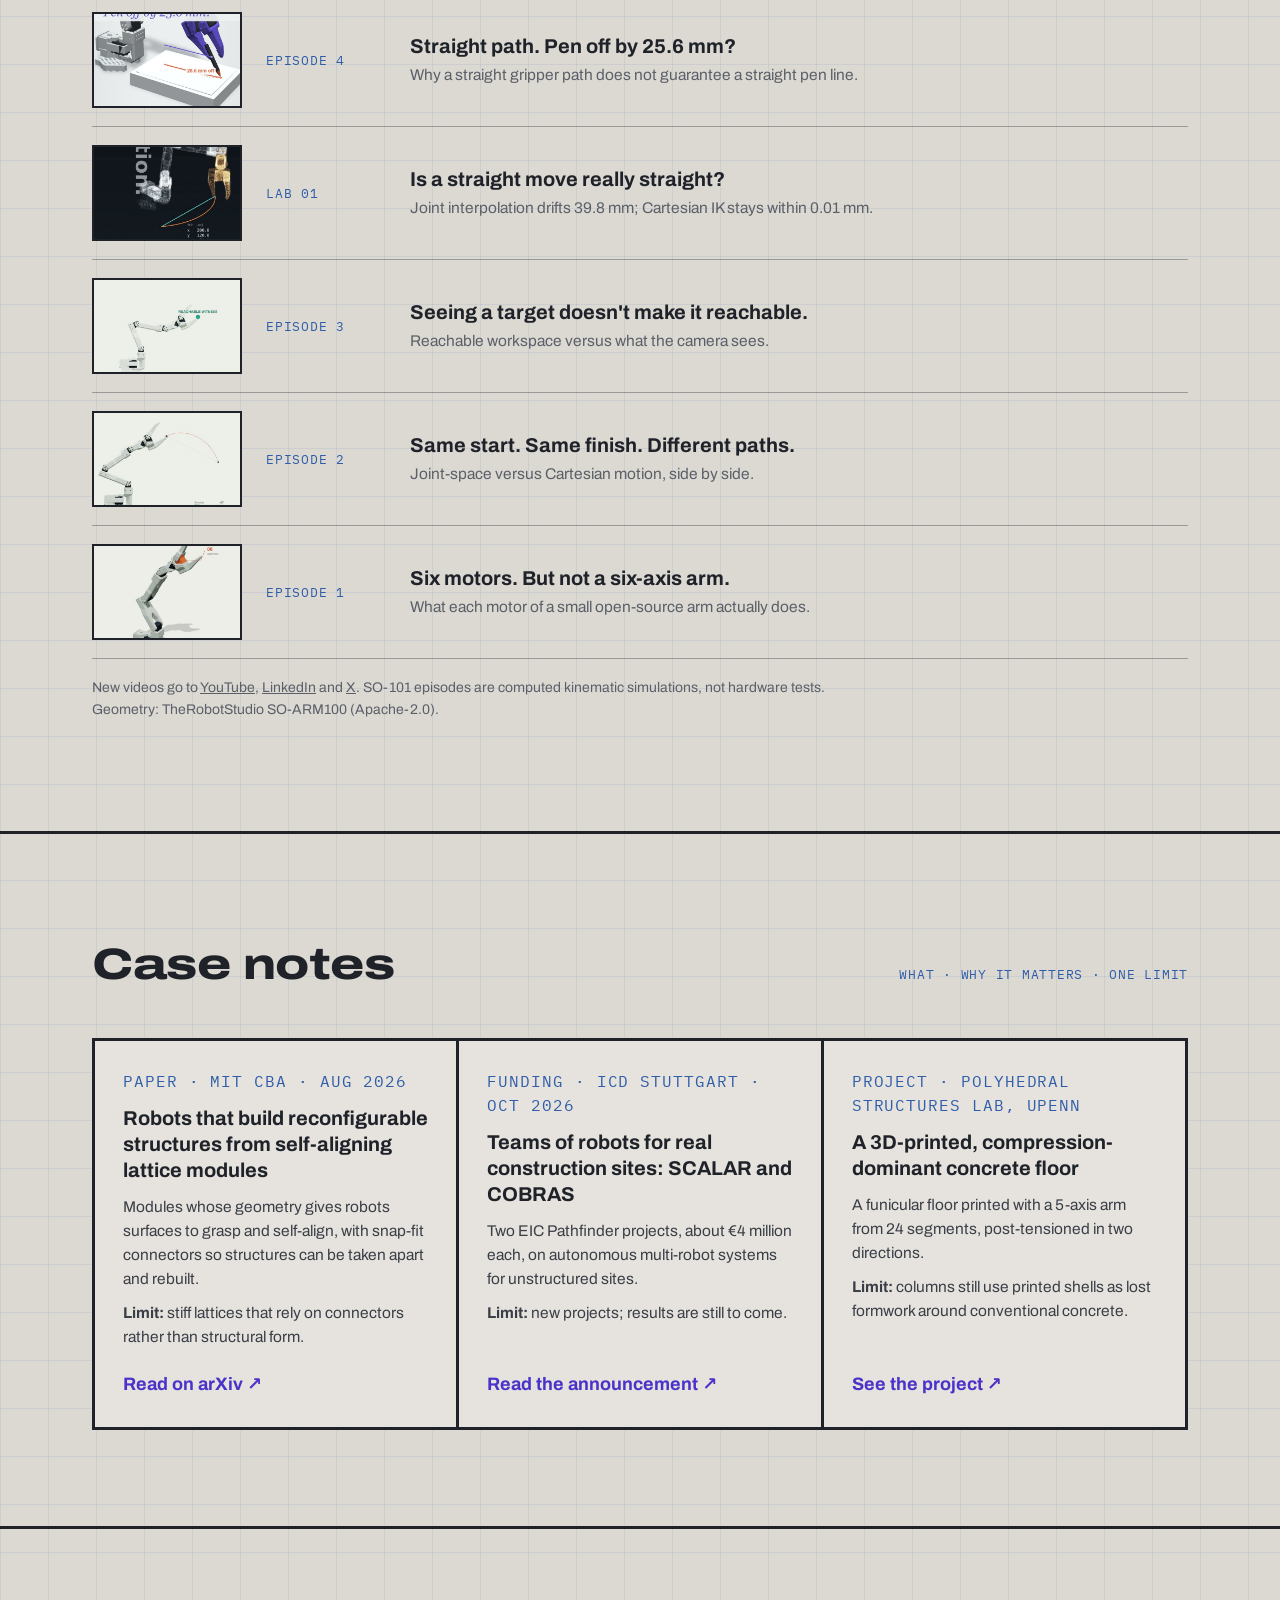
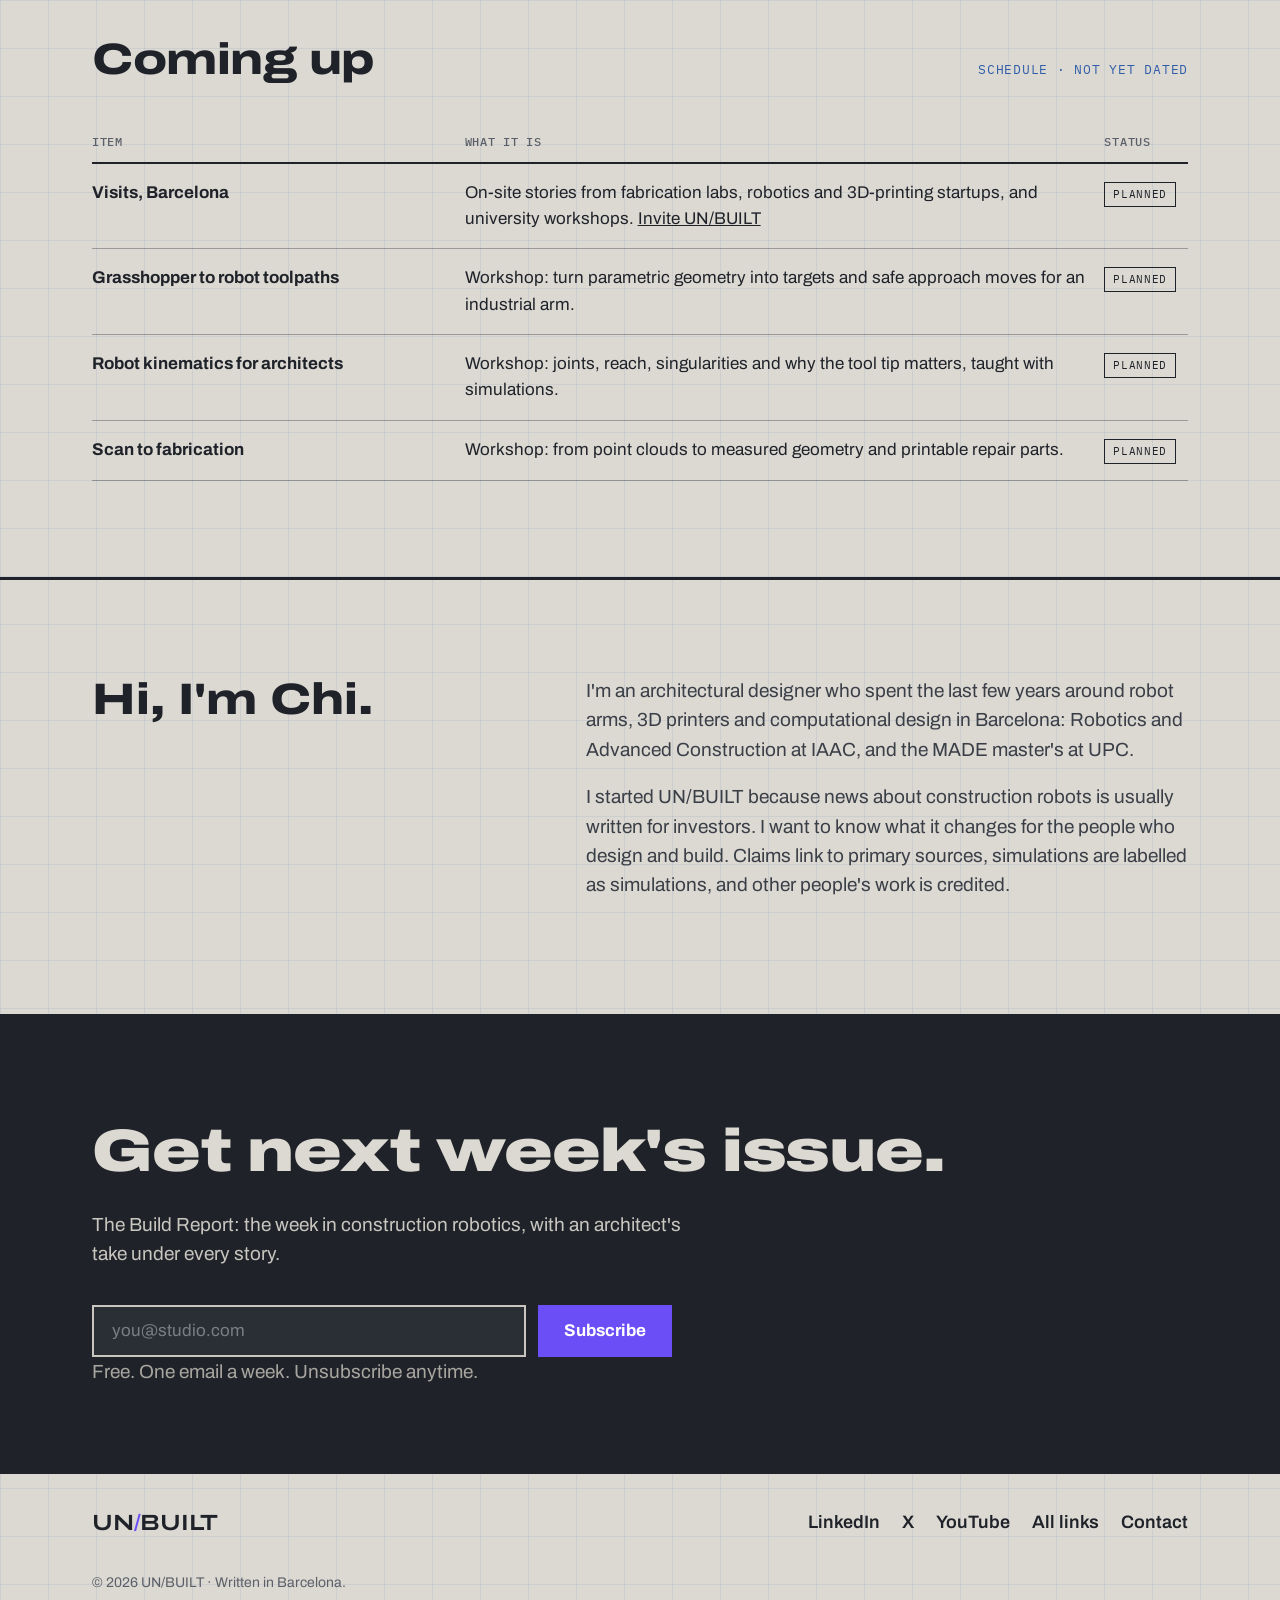
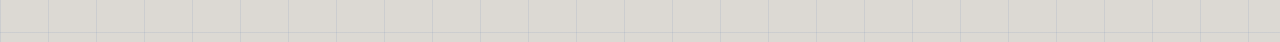
<file: v2/index.html>
<!doctype html>
<html lang="en">
<head>
<meta charset="utf-8">
<meta name="viewport" content="width=device-width, initial-scale=1">
<title>UN/BUILT — How the future gets built</title>
<meta name="description" content="UN/BUILT and The Build Report: robots on site, AI × design, off-world building and Asia's builders, explained by an architect. Sourced stories, no hype.">
<meta property="og:title" content="UN/BUILT — How the future gets built">
<meta property="og:description" content="Robots on site, AI × design, off-world building and Asia's builders, explained by an architect.">
<meta property="og:image" content="https://leeeeeeeeeerichileeeeeeeeee.github.io/unbuilt/img/ep04.jpg">
<meta name="robots" content="noindex">
<link rel="icon" href="data:image/svg+xml,%3Csvg xmlns='http://www.w3.org/2000/svg' viewBox='0 0 64 64'%3E%3Crect width='64' height='64' fill='%231F2329'/%3E%3Cpath d='M38 10 L26 54' stroke='%236B4EF6' stroke-width='7'/%3E%3C/svg%3E">
<link rel="preconnect" href="https://fonts.googleapis.com">
<link rel="preconnect" href="https://fonts.gstatic.com" crossorigin>
<link href="https://fonts.googleapis.com/css2?family=Archivo:wdth,wght@62..125,400..900&family=IBM+Plex+Mono:wght@400;500&display=swap" rel="stylesheet">
<style>
:root{
  --paper:#DCD9D3; --paper-2:#E6E3DE; --card:#F4F3F0; --ink:#1F2329; --ink-2:#3A3F47; --mute:#5B6068;
  --blue:#2F5DA8; --accent:#6B4EF6; --accent-ink:#4B32C9; --line:3px;
  --mono:'IBM Plex Mono',ui-monospace,monospace;
}
*{box-sizing:border-box}
html{scroll-behavior:smooth;scroll-padding-top:72px}
body{margin:0;background:var(--paper);color:var(--ink);font-family:'Archivo',system-ui,sans-serif;font-size:18px;line-height:1.55;-webkit-font-smoothing:antialiased}
a{color:inherit}
img,video{display:block;max-width:100%}
.grid-bg{background-image:linear-gradient(rgba(47,93,168,.09) 1px,transparent 1px),linear-gradient(90deg,rgba(47,93,168,.09) 1px,transparent 1px);background-size:48px 48px}
.wrap{max-width:1160px;margin:0 auto;padding:0 32px}
.wide{font-stretch:125%}
.mono{font-family:var(--mono);font-size:12.5px;letter-spacing:.06em;text-transform:uppercase}
.sr{position:absolute;width:1px;height:1px;overflow:hidden;clip:rect(0 0 0 0);white-space:nowrap}
:focus-visible{outline:3px solid var(--blue);outline-offset:3px}

/* nav */
.nav{position:sticky;top:0;z-index:20;background:rgba(220,217,211,.92);backdrop-filter:blur(8px);border-bottom:var(--line) solid var(--ink)}
.nav .wrap{display:flex;align-items:center;justify-content:space-between;height:64px;gap:24px}
.logo{font-weight:900;font-size:22px;letter-spacing:-.01em;text-decoration:none;font-stretch:125%}
.logo span{color:var(--accent)}
.nav ul{display:flex;gap:28px;list-style:none;margin:0;padding:0;align-items:center}
.nav ul a{text-decoration:none;font-size:16px;font-weight:500}
.nav ul a:hover{color:var(--accent-ink)}
.btn{display:inline-flex;align-items:center;justify-content:center;height:52px;padding:0 26px;border:0;border-radius:0;background:var(--accent);color:#fff;font:inherit;font-weight:700;font-size:17px;cursor:pointer;text-decoration:none;transition:background .15s,transform .15s}
.btn:hover{background:var(--accent-ink)}
.btn:active{transform:translateY(1px)}
.btn.sm{height:40px;padding:0 18px;font-size:15px}
.menu{display:none;background:none;border:2px solid var(--ink);height:40px;padding:0 14px;font:inherit;font-weight:600;cursor:pointer}

/* hero */
.hero{position:relative;padding:88px 0 96px}
.cross{position:absolute;width:28px;height:28px}
.cross path{stroke:var(--accent);stroke-width:3}
.dim{display:flex;align-items:center;gap:12px;max-width:640px;margin-bottom:28px;color:var(--blue)}
.dim i{display:block;background:var(--blue)}
.dim .t{width:2px;height:18px}.dim .l{flex:1;height:2px}
.dim span{font-family:var(--mono);font-size:13px;letter-spacing:.06em;text-transform:uppercase;white-space:nowrap}
h1{margin:0;font-size:clamp(52px,9vw,112px);line-height:.94;font-weight:900;letter-spacing:-.025em;font-stretch:125%;max-width:1000px}
.lead{margin:32px 0 0;font-size:21px;line-height:1.5;max-width:640px;color:var(--ink-2)}
.signup{display:flex;flex-wrap:wrap;gap:12px;max-width:580px;margin-top:36px}
.signup input{flex:1 1 260px;min-width:0;height:52px;border:2px solid var(--ink);background:var(--card);padding:0 18px;font:inherit;font-size:17px;color:var(--ink);border-radius:0}
.signup input::placeholder{color:#7A7F86}
.note{margin:12px 0 0;font-size:15px;color:var(--mute)}
.byline{display:flex;gap:16px;align-items:center;margin-top:44px;padding-top:20px;border-top:2px solid var(--ink);max-width:640px}
.byline .stamp{flex:0 0 52px;height:52px;border:2px solid var(--ink);display:grid;place-items:center;font-weight:900;font-size:12px;font-stretch:110%;white-space:nowrap;background:var(--card)}
.byline .stamp span{color:var(--accent)}
.byline p{margin:0;font-size:16px;color:var(--ink-2)}

/* title block (drawing-sheet style) */
.titleblock{position:absolute;right:0;bottom:96px;width:300px;border:var(--line) solid var(--ink);background:var(--card);font-size:14px}
.titleblock div{display:grid;grid-template-columns:96px 1fr;border-bottom:1px solid var(--ink)}
.titleblock div:last-child{border-bottom:0}
.titleblock dt,.titleblock dd{margin:0;padding:9px 12px}
.titleblock dt{font-family:var(--mono);font-size:11px;letter-spacing:.06em;text-transform:uppercase;color:var(--mute);border-right:1px solid var(--ink)}
.titleblock dd{font-weight:600}

/* sections */
section.block{padding:96px 0;border-top:var(--line) solid var(--ink)}
.sheet{display:flex;justify-content:space-between;align-items:baseline;gap:16px;margin-bottom:40px;flex-wrap:wrap}
.sheet h2{margin:0;font-size:clamp(32px,4vw,44px);font-weight:800;letter-spacing:-.01em;font-stretch:125%}
.sheet .mono{color:var(--blue)}
.sub{margin:-24px 0 40px;font-size:18px;color:var(--ink-2);max-width:620px}

/* rooms = floor plan */
.rooms{display:grid;grid-template-columns:repeat(2,minmax(0,1fr));border-top:var(--line) solid var(--ink);border-left:var(--line) solid var(--ink);background:var(--paper-2)}
.room{position:relative;border-right:var(--line) solid var(--ink);border-bottom:var(--line) solid var(--ink);padding:34px 36px 46px;min-height:210px;transition:background .2s}
.room:hover{background:var(--card)}
.room .door{position:absolute;right:0;bottom:0}
.room .tag{color:var(--mute);margin-bottom:10px}
.room h3{margin:0 0 10px;font-size:25px;font-weight:800;font-stretch:125%}
.room p{margin:0;font-size:17px;color:var(--ink-2);max-width:430px}

/* latest issue */
.issue{display:grid;grid-template-columns:1fr 1fr;gap:64px;align-items:center;margin-bottom:72px}
.issue h3{margin:6px 0 16px;font-size:clamp(28px,3.4vw,40px);line-height:1.1;font-weight:800;font-stretch:125%}
.mock{background:var(--card);border:2px solid var(--ink);box-shadow:10px 10px 0 var(--ink);transform:rotate(-2deg);padding:26px 30px 30px;transition:transform .3s}
.mock:hover{transform:rotate(0)}
.mock .hd{display:grid;grid-template-columns:72px 1fr;row-gap:6px;font-size:14px;color:var(--mute);padding-bottom:14px;border-bottom:1px solid #B8B4AD}
.mock .hd b{color:var(--ink)}
.mock p{font-size:15px;color:var(--ink-2)}
.mock h4{margin:0 0 6px;font-size:16px;font-weight:800;font-stretch:115%}
.mock .take{color:var(--accent-ink);font-weight:700;font-size:14px;margin:14px 0 0}
.stories{display:grid;grid-template-columns:1fr 1fr;gap:48px}
.story h4{margin:0 0 12px;font-size:22px;line-height:1.3;font-weight:700}
.story p{margin:0 0 16px;color:var(--ink-2);font-size:17px}
.story .my{padding-top:12px;border-top:2px solid var(--ink)}
.story .my b{display:block;color:var(--accent-ink);font-size:14px;margin-bottom:4px}
.story .my p{color:var(--ink);margin:0}

/* index list (watch + notes) */
.index{border-top:2px solid var(--ink)}
.row{display:grid;grid-template-columns:150px 120px 1fr 32px;gap:24px;align-items:center;padding:18px 0;border-bottom:1px solid rgba(31,35,41,.35);text-decoration:none;transition:background .15s,padding .15s}
a.row:hover{background:var(--card);padding-left:12px;padding-right:12px}
.row img{width:150px;height:96px;object-fit:cover;border:2px solid var(--ink);background:var(--card)}
.row .kind{color:var(--blue)}
.row h4{margin:0 0 4px;font-size:20px;font-weight:700;line-height:1.3}
.row p{margin:0;font-size:15.5px;color:var(--mute)}
.row .arr{font-size:22px;text-align:right}
.row.soon{opacity:.75}
.fine{font-size:14px;color:var(--mute);margin-top:18px;max-width:760px}
.filters{display:flex;gap:8px;flex-wrap:wrap}
.filters button{height:36px;padding:0 14px;border:2px solid var(--ink);background:transparent;font:inherit;font-size:14px;font-weight:600;cursor:pointer;border-radius:0}
.filters button[aria-pressed="true"]{background:var(--ink);color:var(--paper)}
.hide{display:none}

/* notes */
.notes{display:grid;grid-template-columns:repeat(3,minmax(0,1fr));gap:0;border-top:var(--line) solid var(--ink);border-left:var(--line) solid var(--ink)}
.n{border-right:var(--line) solid var(--ink);border-bottom:var(--line) solid var(--ink);padding:28px;display:flex;flex-direction:column;background:var(--paper-2)}
.n .meta{color:var(--blue);margin-bottom:12px}
.n h4{margin:0 0 12px;font-size:20px;line-height:1.3;font-weight:700}
.n p{margin:0 0 10px;font-size:15.5px;color:var(--ink-2)}
.n a{margin-top:auto;padding-top:12px;font-weight:700;text-decoration:none;color:var(--accent-ink)}
.n a:hover{text-decoration:underline}

/* schedule */
.sched{width:100%;border-collapse:collapse;font-size:17px}
.sched th{text-align:left;font-family:var(--mono);font-size:12px;letter-spacing:.06em;text-transform:uppercase;color:var(--mute);font-weight:500;padding:0 0 10px;border-bottom:2px solid var(--ink)}
.sched td{padding:16px 12px 16px 0;border-bottom:1px solid rgba(31,35,41,.35);vertical-align:top}
.sched td:first-child{font-weight:700;width:34%}
.badge{display:inline-block;font-family:var(--mono);font-size:11px;letter-spacing:.06em;text-transform:uppercase;border:1.5px solid var(--ink);padding:3px 8px}

/* about + join */
.about{display:grid;grid-template-columns:1fr 1.4fr;gap:64px;align-items:start}
.about h2{margin:0;font-size:clamp(32px,4vw,44px);line-height:1.08;font-weight:800;font-stretch:125%}
.about p{margin:0 0 18px;font-size:19px;color:var(--ink-2)}
.join{background:var(--ink);color:var(--paper);padding:88px 0;border-top:var(--line) solid var(--ink)}
.join h2{margin:0 0 12px;font-size:clamp(36px,5vw,60px);font-weight:900;letter-spacing:-.02em;font-stretch:125%}
.join p{margin:0;color:#C9C6C0;font-size:19px;max-width:620px}
.join .signup input{background:#2A2F36;border-color:#C9C6C0;color:#fff}
.join .note{color:#A9A6A0}
.foot{padding:32px 0 48px}
.foot .wrap{display:flex;justify-content:space-between;gap:24px;flex-wrap:wrap;align-items:center}
.foot nav{display:flex;gap:22px;flex-wrap:wrap}
.foot a{text-decoration:none;font-weight:600}
.foot a:hover{color:var(--accent-ink)}

@media (max-width:980px){.titleblock{position:static;margin-top:48px;width:100%;max-width:420px}.notes{grid-template-columns:1fr}}
@media (max-width:760px){
  body{font-size:17px}.wrap{padding:0 20px}
  .nav ul{display:none;position:absolute;top:64px;left:0;right:0;flex-direction:column;align-items:flex-start;gap:0;background:var(--paper);border-bottom:var(--line) solid var(--ink);padding:8px 20px 16px}
  .nav ul.open{display:flex}.nav ul li{width:100%}.nav ul a{display:block;padding:12px 0;font-size:18px}
  .menu{display:inline-block}
  .signup .btn{flex:1 1 100%}
  .hero{padding:56px 0 64px}.cross{display:none}
  .rooms,.issue,.stories,.about{grid-template-columns:1fr}.issue{gap:40px}.mock{transform:none}
  .row{grid-template-columns:96px 1fr;gap:14px}.row img{width:96px;height:72px}.row .kind{grid-column:2;order:-1;margin-bottom:-10px}.row .arr{display:none}
  section.block{padding:64px 0}
  .sched td:first-child{width:auto}
}
@media (prefers-reduced-motion:no-preference){.cross{animation:pop .9s ease-out both}@keyframes pop{from{opacity:0;transform:scale(.5)}to{opacity:1;transform:none}}}
</style>
</head>
<body class="grid-bg">

<header class="nav">
  <div class="wrap">
    <a class="logo" href="#top" aria-label="UN/BUILT home">UN<span>/</span>BUILT</a>
    <button class="menu" aria-expanded="false" aria-controls="navlist">Menu</button>
    <ul id="navlist">
      <li><a href="#cover">Topics</a></li>
      <li><a href="#latest">Latest issue</a></li>
      <li><a href="#watch">Watch</a></li>
      <li><a href="#notes">Case notes</a></li>
      <li><a href="#about">About</a></li>
      <li><a class="btn sm" href="#join">Subscribe</a></li>
    </ul>
  </div>
</header>

<main id="top">
<section class="hero">
  <div class="wrap" style="position:relative">
    <svg class="cross" aria-hidden="true" viewBox="0 0 28 28" style="left:18px;top:-30px"><path d="M14 0v28M0 14h28"/></svg>
    <svg class="cross" aria-hidden="true" viewBox="0 0 28 28" style="right:32px;top:-30px"><path d="M14 0v28M0 14h28"/></svg>
    <div class="dim" aria-hidden="true"><i class="t"></i><i class="l"></i><span>The Build Report · one email a week</span><i class="l"></i><i class="t"></i></div>
    <h1>How the future gets built.</h1>
    <p class="lead">Robots on job sites, AI in the design studio, building on the Moon, and what contractors across Asia are trying. Written by an architect, so every story ends with what it means for the drawings and the site.</p>
    <form class="signup" action="https://rs-newsletter-a33182.beehiiv.com/subscribe" method="get">
      <label class="sr" for="em-top">Email address</label>
      <input id="em-top" type="email" name="email" placeholder="you@studio.com" autocomplete="email" required>
      <button class="btn" type="submit">Subscribe</button>
    </form>
    <p class="note">One email a week, about a five-minute read. Free, unsubscribe anytime.</p>
    <div class="byline">
      <div class="stamp" aria-hidden="true">U<span>/</span>B</div>
      <p>By Chi Lee, an architect trained in robotic fabrication (IAAC, UPC) in Barcelona. For architects, engineers and builders who want to know what robots will actually change on site.</p>
    </div>
    <dl class="titleblock" aria-label="Project details">
      <div><dt>Project</dt><dd>UN/BUILT</dd></div>
      <div><dt>Format</dt><dd>Newsletter + short videos</dd></div>
      <div><dt>Issued</dt><dd>Weekly</dd></div>
      <div><dt>Location</dt><dd>Barcelona</dd></div>
      <div><dt>Sources</dt><dd>Always linked</dd></div>
    </dl>
  </div>
</section>

<section id="cover" class="block">
  <div class="wrap">
    <div class="sheet"><h2>What I cover</h2><span class="mono">Plan · four rooms</span></div>
    <p class="sub">One floor plan, four rooms. Most weeks walk through all of them.</p>
    <div class="rooms">
      <div class="room"><svg class="door" aria-hidden="true" width="46" height="46" viewBox="0 0 46 46"><path d="M46 0A46 46 0 0 0 0 46" fill="none" stroke="#1F2329" stroke-width="1.5"/><path d="M46 0V46" stroke="#1F2329" stroke-width="1.5"/></svg><p class="mono tag">Room 1</p><h3>Robots on Site</h3><p>Layout robots, autonomous site patrols, factories that frame houses. What is running on real jobs, and what is still a demo.</p></div>
      <div class="room"><svg class="door" aria-hidden="true" width="46" height="46" viewBox="0 0 46 46"><path d="M46 0A46 46 0 0 0 0 46" fill="none" stroke="#1F2329" stroke-width="1.5"/><path d="M46 0V46" stroke="#1F2329" stroke-width="1.5"/></svg><p class="mono tag">Room 2</p><h3>AI × Design</h3><p>The tools changing how buildings get drawn and checked. I try them so you can skip the ones that don't hold up.</p></div>
      <div class="room"><svg class="door" aria-hidden="true" width="46" height="46" viewBox="0 0 46 46"><path d="M46 0A46 46 0 0 0 0 46" fill="none" stroke="#1F2329" stroke-width="1.5"/><path d="M46 0V46" stroke="#1F2329" stroke-width="1.5"/></svg><p class="mono tag">Room 3</p><h3>Off-World Building</h3><p>Bricks from moon dust, habitats from regolith. Early research, with the limits spelled out.</p></div>
      <div class="room"><svg class="door" aria-hidden="true" width="46" height="46" viewBox="0 0 46 46"><path d="M46 0A46 46 0 0 0 0 46" fill="none" stroke="#1F2329" stroke-width="1.5"/><path d="M46 0V46" stroke="#1F2329" stroke-width="1.5"/></svg><p class="mono tag">Room 4</p><h3>Made in Asia</h3><p>Contractors in Japan, Korea, China and Taiwan are moving fast. Most of it never shows up in English coverage. It does here.</p></div>
    </div>
  </div>
</section>

<section id="latest" class="block">
  <div class="wrap">
    <div class="sheet"><h2>Latest issue</h2><span class="mono">Week 48 · 2026</span></div>
    <div class="issue">
      <div>
        <p class="mono" style="color:var(--mute);margin:0">From the latest issue</p>
        <h3>2,500 homes, no factory required</h3>
        <p style="margin:0;color:var(--ink-2)">Eight stories this week, from robot-built houses in Alberta to bricks made of moon dust. Here are two of them.</p>
      </div>
      <div class="mock" role="img" aria-label="Preview of the week 48 email">
        <div class="hd"><span>From</span><b>The Build Report</b><span>Subject</span><b>2,500 homes, no factory required</b></div>
        <p>Production is starting to leave the lot. A Canadian robotics firm raised CA$40M to sell builders factory capacity, and a lab showed what moon dust could become.</p>
        <h4>Promise Robotics: housing without owning the factory</h4>
        <h4>Masonry from moon dust, no binder</h4>
        <h4>Taisei writes a US$150M check</h4>
        <p class="take">My take, under every story</p>
      </div>
    </div>
    <div class="stories">
      <article class="story">
        <h4>Promise Robotics raises CA$40M to sell factory capacity to homebuilders</h4>
        <p>Promise takes a builder's existing designs, runs them through its robotic plants in Alberta and sells the output. It has more than 2,500 homes under contract, and D.R. Horton has signed on.</p>
        <div class="my"><b>My take</b><p>Forget the funding round. What I'd watch is that builders get the homes without ever running a plant.</p></div>
      </article>
      <article class="story">
        <h4>University of Arkansas fuses simulated moon dust into LEGO-like bricks</h4>
        <p>A laser turns lunar regolith simulant into interlocking blocks a few centimeters wide, with no binder. They stand on their own but can't carry a load yet.</p>
        <div class="my"><b>My take</b><p>Tiny, and untested in vacuum. Still, a brick with no glue is a decent first step for building on the Moon.</p></div>
      </article>
    </div>
  </div>
</section>

<section id="watch" class="block">
  <div class="wrap">
    <div class="sheet"><h2>Watch</h2>
      <div class="filters" role="group" aria-label="Filter videos">
        <button aria-pressed="true" data-f="all">All</button><button aria-pressed="false" data-f="ex">Explainers</button><button aria-pressed="false" data-f="ep">Episodes</button><button aria-pressed="false" data-f="lab">Lab</button>
      </div>
    </div>
    <div class="index">
      <a class="row" data-k="ex" href="https://x.com/leeeecu/status/2124919397554811385" target="_blank" rel="noopener"><img src="w48.jpg" alt="W48 explainer frame: FieldAI robot dog on a construction site" loading="lazy"><span class="mono kind">Explainer · W48</span><div><h4>Why are builders suddenly betting on robots?</h4><p>Taisei, Kajima, Promise Robotics and moon-dust bricks in 97 seconds.</p></div><span class="arr" aria-hidden="true">↗</span></a>
      <div class="row" data-k="ep"><img src="../img/ep04.jpg" alt="Ep 4 cover: robot arm holding a pen above a board" loading="lazy"><span class="mono kind">Episode 4</span><div><h4>Straight path. Pen off by 25.6 mm?</h4><p>Why a straight gripper path does not guarantee a straight pen line.</p></div><span></span></div>
      <div class="row" data-k="lab"><img src="../img/lab01.jpg" alt="LAB/01: point-cloud arm with two paths" loading="lazy"><span class="mono kind">Lab 01</span><div><h4>Is a straight move really straight?</h4><p>Joint interpolation drifts 39.8 mm; Cartesian IK stays within 0.01 mm.</p></div><span></span></div>
      <div class="row" data-k="ep"><img src="../img/ep03.jpg" alt="Ep 3: arm reaching a target point" loading="lazy"><span class="mono kind">Episode 3</span><div><h4>Seeing a target doesn't make it reachable.</h4><p>Reachable workspace versus what the camera sees.</p></div><span></span></div>
      <div class="row" data-k="ep"><img src="../img/ep02.jpg" alt="Ep 2: two gripper paths compared" loading="lazy"><span class="mono kind">Episode 2</span><div><h4>Same start. Same finish. Different paths.</h4><p>Joint-space versus Cartesian motion, side by side.</p></div><span></span></div>
      <div class="row" data-k="ep"><img src="../img/ep01.jpg" alt="Ep 1: SO-101 robot arm" loading="lazy"><span class="mono kind">Episode 1</span><div><h4>Six motors. But not a six-axis arm.</h4><p>What each motor of a small open-source arm actually does.</p></div><span></span></div>
    </div>
    <p class="fine">New videos go to <a href="https://www.youtube.com/@unbuilt.robotics" target="_blank" rel="noopener">YouTube</a>, <a href="https://www.linkedin.com/company/unbuilt-media/" target="_blank" rel="noopener">LinkedIn</a> and <a href="https://x.com/leeeecu" target="_blank" rel="noopener">X</a>. SO-101 episodes are computed kinematic simulations, not hardware tests. Geometry: TheRobotStudio SO-ARM100 (Apache-2.0).</p>
  </div>
</section>

<section id="notes" class="block">
  <div class="wrap">
    <div class="sheet"><h2>Case notes</h2><span class="mono">What · why it matters · one limit</span></div>
    <div class="notes">
      <article class="n"><p class="mono meta">Paper · MIT CBA · Aug 2026</p><h4>Robots that build reconfigurable structures from self-aligning lattice modules</h4><p>Modules whose geometry gives robots surfaces to grasp and self-align, with snap-fit connectors so structures can be taken apart and rebuilt.</p><p><b>Limit:</b> stiff lattices that rely on connectors rather than structural form.</p><a href="https://arxiv.org/abs/2608.07576" target="_blank" rel="noopener">Read on arXiv ↗</a></article>
      <article class="n"><p class="mono meta">Funding · ICD Stuttgart · Oct 2026</p><h4>Teams of robots for real construction sites: SCALAR and COBRAS</h4><p>Two EIC Pathfinder projects, about €4 million each, on autonomous multi-robot systems for unstructured sites.</p><p><b>Limit:</b> new projects; results are still to come.</p><a href="https://www.intcdc.uni-stuttgart.de/news-events/news/detail/Robot-teams-for-construction-sites" target="_blank" rel="noopener">Read the announcement ↗</a></article>
      <article class="n"><p class="mono meta">Project · Polyhedral Structures Lab, UPenn</p><h4>A 3D-printed, compression-dominant concrete floor</h4><p>A funicular floor printed with a 5-axis arm from 24 segments, post-tensioned in two directions.</p><p><b>Limit:</b> columns still use printed shells as lost formwork around conventional concrete.</p><a href="https://psl.design.upenn.edu/project/3d-printed-dual-banded-high-performance-concrete-floor" target="_blank" rel="noopener">See the project ↗</a></article>
    </div>
  </div>
</section>

<section id="next" class="block">
  <div class="wrap">
    <div class="sheet"><h2>Coming up</h2><span class="mono">Schedule · not yet dated</span></div>
    <table class="sched">
      <thead><tr><th>Item</th><th>What it is</th><th>Status</th></tr></thead>
      <tbody>
        <tr><td>Visits, Barcelona</td><td>On-site stories from fabrication labs, robotics and 3D-printing startups, and university workshops. <a href="mailto:fu6fu62@gmail.com?subject=UN%2FBUILT%20Visits">Invite UN/BUILT</a></td><td><span class="badge">Planned</span></td></tr>
        <tr><td>Grasshopper to robot toolpaths</td><td>Workshop: turn parametric geometry into targets and safe approach moves for an industrial arm.</td><td><span class="badge">Planned</span></td></tr>
        <tr><td>Robot kinematics for architects</td><td>Workshop: joints, reach, singularities and why the tool tip matters, taught with simulations.</td><td><span class="badge">Planned</span></td></tr>
        <tr><td>Scan to fabrication</td><td>Workshop: from point clouds to measured geometry and printable repair parts.</td><td><span class="badge">Planned</span></td></tr>
      </tbody>
    </table>
  </div>
</section>

<section id="about" class="block">
  <div class="wrap about">
    <h2>Hi, I'm Chi.</h2>
    <div>
      <p>I'm an architectural designer who spent the last few years around robot arms, 3D printers and computational design in Barcelona: Robotics and Advanced Construction at IAAC, and the MADE master's at UPC.</p>
      <p>I started UN/BUILT because news about construction robots is usually written for investors. I want to know what it changes for the people who design and build. Claims link to primary sources, simulations are labelled as simulations, and other people's work is credited.</p>
    </div>
  </div>
</section>
</main>

<section id="join" class="join">
  <div class="wrap">
    <h2>Get next week's issue.</h2>
    <p>The Build Report: the week in construction robotics, with an architect's take under every story.</p>
    <form class="signup" action="https://rs-newsletter-a33182.beehiiv.com/subscribe" method="get">
      <label class="sr" for="em-bottom">Email address</label>
      <input id="em-bottom" type="email" name="email" placeholder="you@studio.com" autocomplete="email" required>
      <button class="btn" type="submit">Subscribe</button>
    </form>
    <p class="note">Free. One email a week. Unsubscribe anytime.</p>
  </div>
</section>

<footer class="foot">
  <div class="wrap">
    <a class="logo" href="#top">UN<span>/</span>BUILT</a>
    <nav aria-label="Elsewhere">
      <a href="https://www.linkedin.com/company/unbuilt-media/" target="_blank" rel="noopener">LinkedIn</a>
      <a href="https://x.com/leeeecu" target="_blank" rel="noopener">X</a>
      <a href="https://www.youtube.com/@unbuilt.robotics" target="_blank" rel="noopener">YouTube</a>
      <a href="https://linktr.ee/unbuilt_hq" target="_blank" rel="noopener">All links</a>
      <a href="mailto:fu6fu62@gmail.com">Contact</a>
    </nav>
    <p class="fine" style="width:100%;margin:8px 0 0">© 2026 UN/BUILT · Written in Barcelona.</p>
  </div>
</footer>

<script>
const mb=document.querySelector('.menu'),nl=document.getElementById('navlist');
mb.addEventListener('click',()=>{const o=nl.classList.toggle('open');mb.setAttribute('aria-expanded',o)});
nl.querySelectorAll('a').forEach(a=>a.addEventListener('click',()=>{nl.classList.remove('open');mb.setAttribute('aria-expanded',false)}));
document.querySelectorAll('.filters button').forEach(b=>b.addEventListener('click',()=>{
  document.querySelectorAll('.filters button').forEach(x=>x.setAttribute('aria-pressed','false'));b.setAttribute('aria-pressed','true');
  const f=b.dataset.f;document.querySelectorAll('.index .row').forEach(r=>r.classList.toggle('hide',f!=='all'&&r.dataset.k!==f));
}));
</script>
</body>
</html>
</file>
